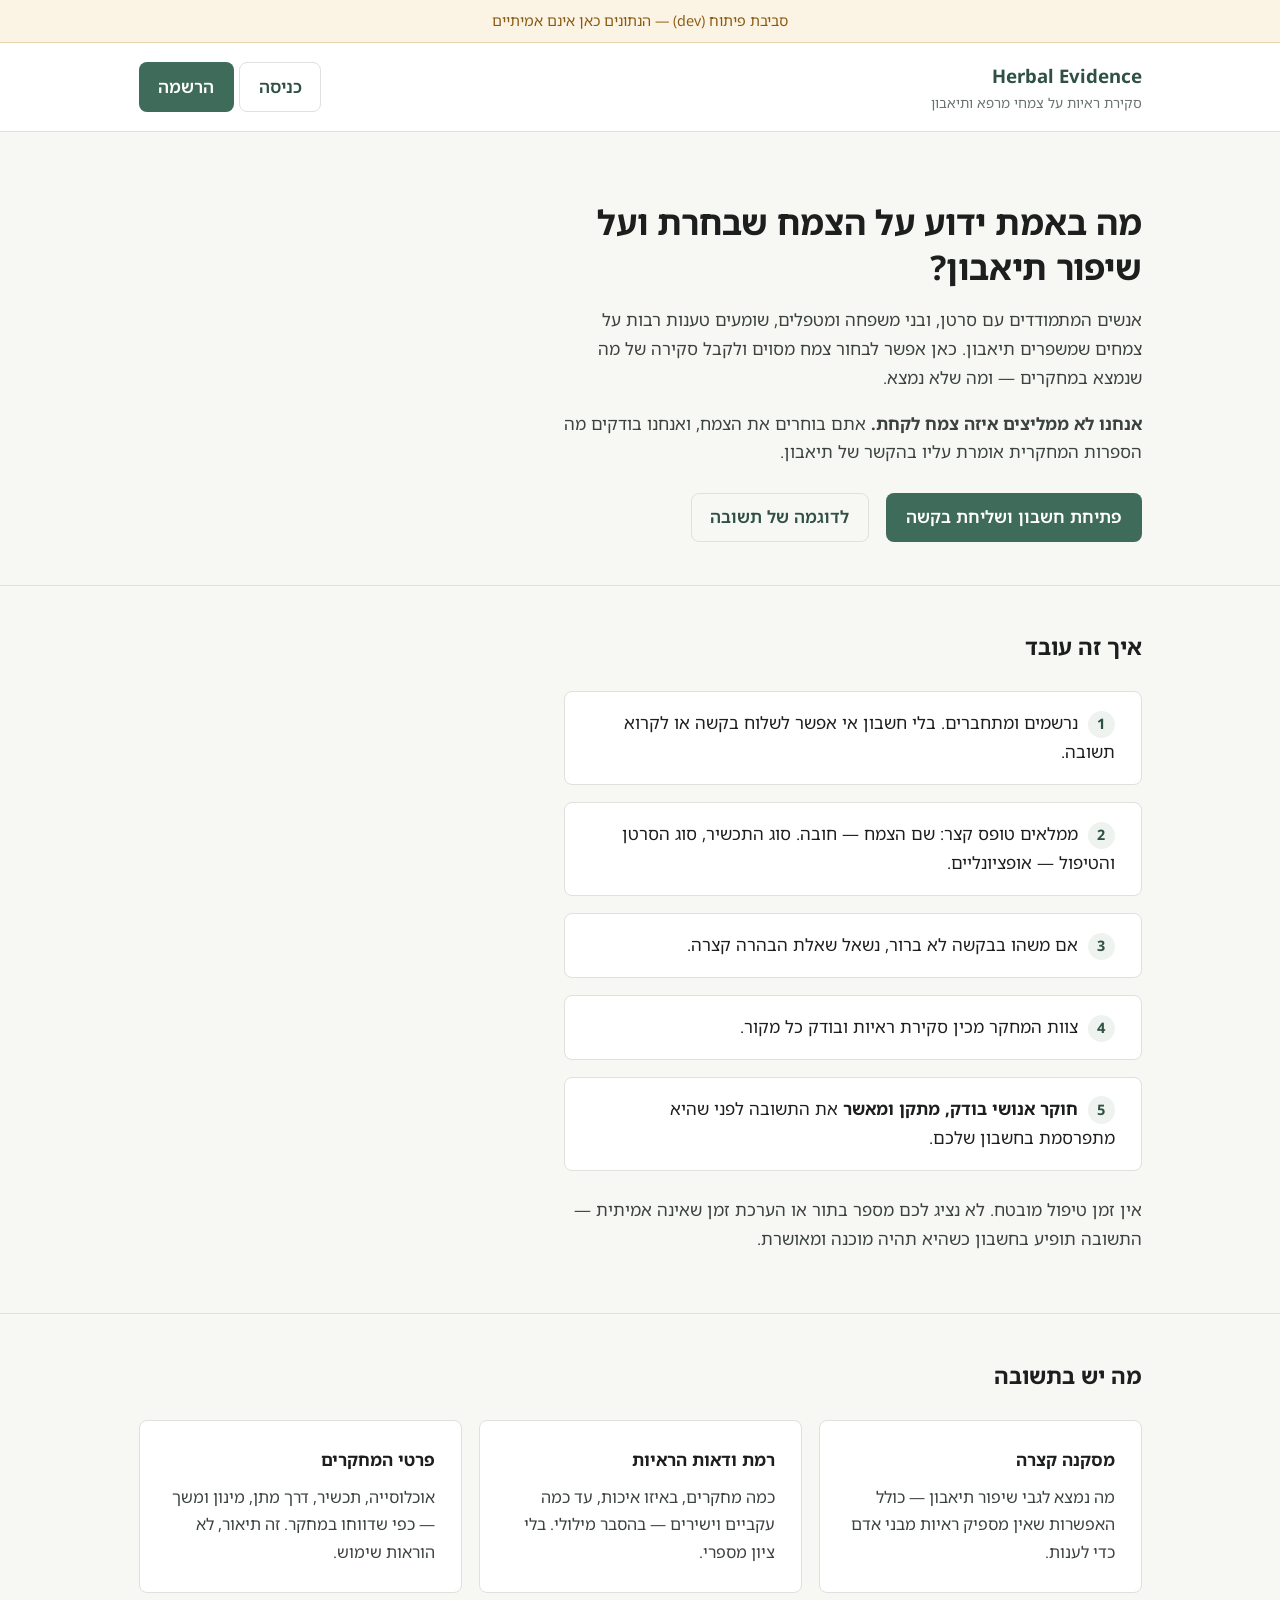
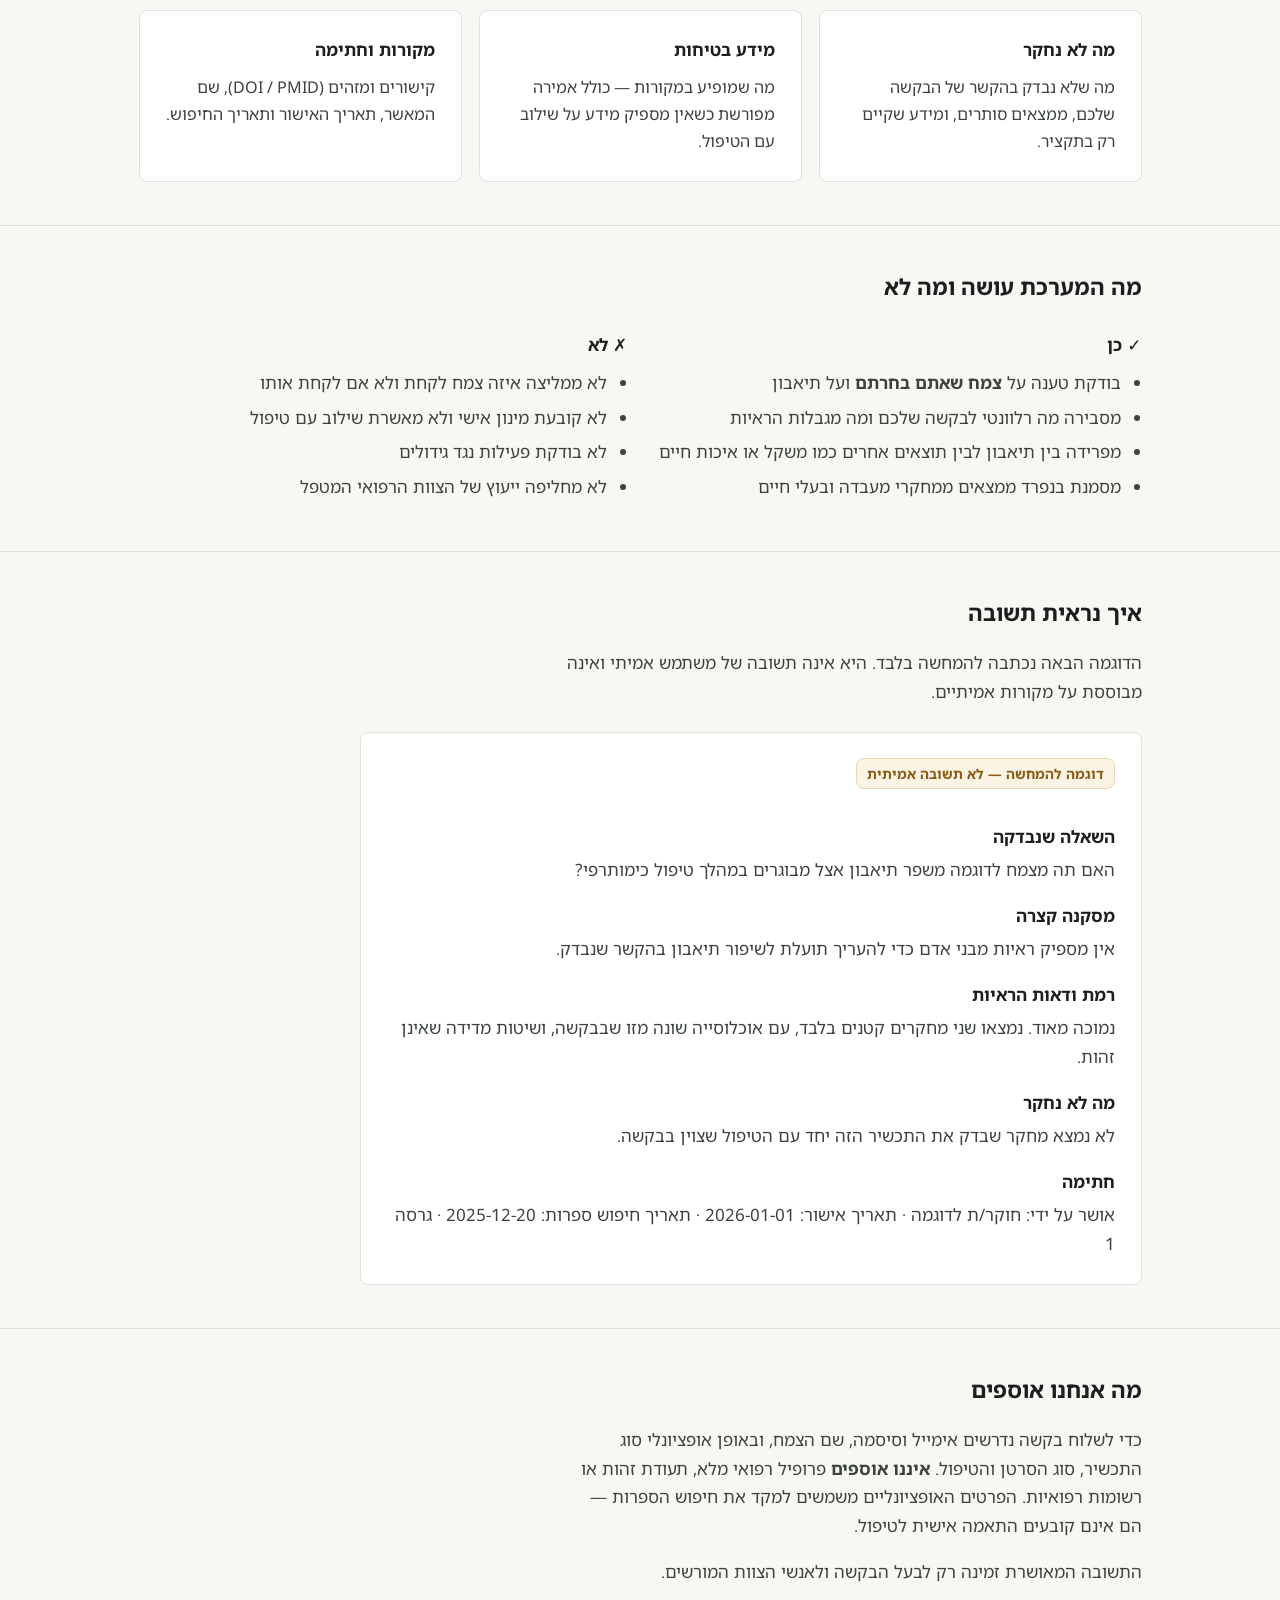
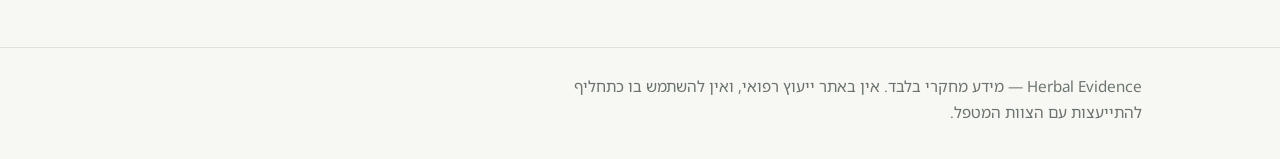
<file: frontend/index.html>
<!DOCTYPE html>
<html lang="he" dir="rtl">
<head>
  <meta charset="utf-8">
  <meta name="viewport" content="width=device-width, initial-scale=1">
  <title>Herbal Evidence — סקירת ראיות על צמחי מרפא ותיאבון</title>
  <meta name="description" content="בדיקת טענה על צמח מסוים ושיפור תיאבון, על בסיס ספרות מחקרית. כל תשובה נבדקת ומאושרת על ידי חוקר.">
  <link rel="preconnect" href="https://fonts.googleapis.com">
  <link rel="preconnect" href="https://fonts.gstatic.com" crossorigin>
  <link rel="stylesheet" href="https://fonts.googleapis.com/css2?family=Noto+Sans+Hebrew:wght@400;600;700&family=Noto+Sans:wght@400;600&display=swap">
  <link rel="stylesheet" href="styles.css?v=4">
</head>
<body>
  <div class="env-banner" id="env-banner" hidden>סביבת פיתוח (dev) — הנתונים כאן אינם אמיתיים</div>

  <header class="site-header">
    <div class="wrap">
      <div class="brand">Herbal Evidence<span>סקירת ראיות על צמחי מרפא ותיאבון</span></div>
      <nav>
        <a class="btn btn-quiet" href="auth.html">כניסה</a>
        <a class="btn btn-primary" href="auth.html">הרשמה</a>
      </nav>
    </div>
  </header>

  <main>
    <div class="hero wrap">
      <h1>מה באמת ידוע על הצמח שבחרת ועל שיפור תיאבון?</h1>
      <p>
        אנשים המתמודדים עם סרטן, ובני משפחה ומטפלים, שומעים טענות רבות על צמחים שמשפרים תיאבון.
        כאן אפשר לבחור צמח מסוים ולקבל סקירה של מה שנמצא במחקרים — ומה שלא נמצא.
      </p>
      <p>
        <strong>אנחנו לא ממליצים איזה צמח לקחת.</strong> אתם בוחרים את הצמח, ואנחנו בודקים מה
        הספרות המחקרית אומרת עליו בהקשר של תיאבון.
      </p>
      <div class="actions">
        <a class="btn btn-primary" href="auth.html">פתיחת חשבון ושליחת בקשה</a>
        <a class="btn btn-quiet" href="#example">לדוגמה של תשובה</a>
      </div>
    </div>

    <section id="how">
      <div class="wrap">
        <h2>איך זה עובד</h2>
        <ol class="steps">
          <li>נרשמים ומתחברים. בלי חשבון אי אפשר לשלוח בקשה או לקרוא תשובה.</li>
          <li>ממלאים טופס קצר: שם הצמח — חובה. סוג התכשיר, סוג הסרטן והטיפול — אופציונליים.</li>
          <li>אם משהו בבקשה לא ברור, נשאל שאלת הבהרה קצרה.</li>
          <li>צוות המחקר מכין סקירת ראיות ובודק כל מקור.</li>
          <li><strong>חוקר אנושי בודק, מתקן ומאשר</strong> את התשובה לפני שהיא מתפרסמת בחשבון שלכם.</li>
        </ol>
        <p style="margin-top:1.5rem">
          אין זמן טיפול מובטח. לא נציג לכם מספר בתור או הערכת זמן שאינה אמיתית — התשובה תופיע
          בחשבון כשהיא תהיה מוכנה ומאושרת.
        </p>
      </div>
    </section>

    <section id="what">
      <div class="wrap">
        <h2>מה יש בתשובה</h2>
        <div class="cards">
          <div class="card">
            <h3>מסקנה קצרה</h3>
            <p>מה נמצא לגבי שיפור תיאבון — כולל האפשרות שאין מספיק ראיות מבני אדם כדי לענות.</p>
          </div>
          <div class="card">
            <h3>רמת ודאות הראיות</h3>
            <p>כמה מחקרים, באיזו איכות, עד כמה עקביים וישירים — בהסבר מילולי. בלי ציון מספרי.</p>
          </div>
          <div class="card">
            <h3>פרטי המחקרים</h3>
            <p>אוכלוסייה, תכשיר, דרך מתן, מינון ומשך — כפי שדווחו במחקר. זה תיאור, לא הוראות שימוש.</p>
          </div>
          <div class="card">
            <h3>מה לא נחקר</h3>
            <p>מה שלא נבדק בהקשר של הבקשה שלכם, ממצאים סותרים, ומידע שקיים רק בתקציר.</p>
          </div>
          <div class="card">
            <h3>מידע בטיחות</h3>
            <p>מה שמופיע במקורות — כולל אמירה מפורשת כשאין מספיק מידע על שילוב עם הטיפול.</p>
          </div>
          <div class="card">
            <h3>מקורות וחתימה</h3>
            <p>קישורים ומזהים <span class="ltr">(DOI / PMID)</span>, שם המאשר, תאריך האישור ותאריך החיפוש.</p>
          </div>
        </div>
      </div>
    </section>

    <section id="scope">
      <div class="wrap">
        <h2>מה המערכת עושה ומה לא</h2>
        <div class="scope">
          <div>
            <h3>✓ כן</h3>
            <ul>
              <li>בודקת טענה על <strong>צמח שאתם בחרתם</strong> ועל תיאבון</li>
              <li>מסבירה מה רלוונטי לבקשה שלכם ומה מגבלות הראיות</li>
              <li>מפרידה בין תיאבון לבין תוצאים אחרים כמו משקל או איכות חיים</li>
              <li>מסמנת בנפרד ממצאים ממחקרי מעבדה ובעלי חיים</li>
            </ul>
          </div>
          <div>
            <h3>✗ לא</h3>
            <ul>
              <li>לא ממליצה איזה צמח לקחת ולא אם לקחת אותו</li>
              <li>לא קובעת מינון אישי ולא מאשרת שילוב עם טיפול</li>
              <li>לא בודקת פעילות נגד גידולים</li>
              <li>לא מחליפה ייעוץ של הצוות הרפואי המטפל</li>
            </ul>
          </div>
        </div>
      </div>
    </section>

    <section id="example">
      <div class="wrap">
        <h2>איך נראית תשובה</h2>
        <p>הדוגמה הבאה נכתבה להמחשה בלבד. היא אינה תשובה של משתמש אמיתי ואינה מבוססת על מקורות אמיתיים.</p>
        <article class="example">
          <span class="example-tag">דוגמה להמחשה — לא תשובה אמיתית</span>
          <dl>
            <dt>השאלה שנבדקה</dt>
            <dd>האם תה מצמח לדוגמה משפר תיאבון אצל מבוגרים במהלך טיפול כימותרפי?</dd>

            <dt>מסקנה קצרה</dt>
            <dd>אין מספיק ראיות מבני אדם כדי להעריך תועלת לשיפור תיאבון בהקשר שנבדק.</dd>

            <dt>רמת ודאות הראיות</dt>
            <dd>נמוכה מאוד. נמצאו שני מחקרים קטנים בלבד, עם אוכלוסייה שונה מזו שבבקשה, ושיטות מדידה שאינן זהות.</dd>

            <dt>מה לא נחקר</dt>
            <dd>לא נמצא מחקר שבדק את התכשיר הזה יחד עם הטיפול שצוין בבקשה.</dd>

            <dt>חתימה</dt>
            <dd>אושר על ידי: חוקר/ת לדוגמה · תאריך אישור: 2026-01-01 · תאריך חיפוש ספרות: 2025-12-20 · גרסה 1</dd>
          </dl>
        </article>
      </div>
    </section>

    <section id="privacy">
      <div class="wrap">
        <h2>מה אנחנו אוספים</h2>
        <p>
          כדי לשלוח בקשה נדרשים אימייל וסיסמה, שם הצמח, ובאופן אופציונלי סוג התכשיר, סוג הסרטן
          והטיפול. <strong>איננו אוספים</strong> פרופיל רפואי מלא, תעודת זהות או רשומות רפואיות.
          הפרטים האופציונליים משמשים למקד את חיפוש הספרות — הם אינם קובעים התאמה אישית לטיפול.
        </p>
        <p>התשובה המאושרת זמינה רק לבעל הבקשה ולאנשי הצוות המורשים.</p>
      </div>
    </section>
  </main>

  <footer class="site-footer">
    <div class="wrap">
      <p>Herbal Evidence — מידע מחקרי בלבד. אין באתר ייעוץ רפואי, ואין להשתמש בו כתחליף להתייעצות עם הצוות המטפל.</p>
      <p id="build-line"></p>
    </div>
  </footer>

  <script src="config.js"></script>
  <script src="app.js?v=4"></script>
</body>
</html>
</file>
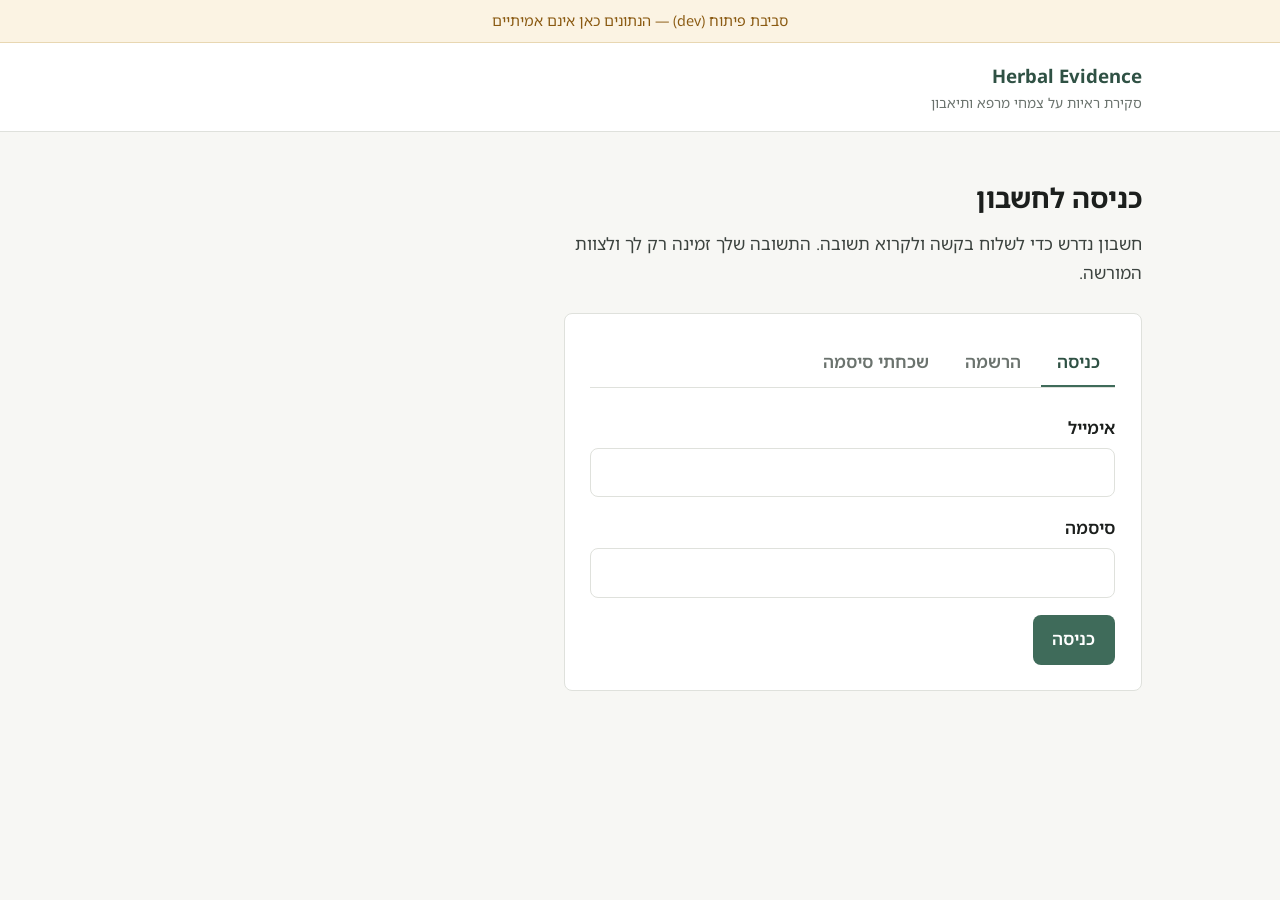
<file: frontend/auth.html>
<!DOCTYPE html>
<html lang="he" dir="rtl">
<head>
  <meta charset="utf-8">
  <meta name="viewport" content="width=device-width, initial-scale=1">
  <title>כניסה והרשמה — Herbal Evidence</title>
  <link rel="stylesheet" href="https://fonts.googleapis.com/css2?family=Noto+Sans+Hebrew:wght@400;600;700&family=Noto+Sans:wght@400;600&display=swap">
  <link rel="stylesheet" href="styles.css?v=4">
</head>
<body>
  <div class="env-banner" id="env-banner" hidden>סביבת פיתוח (dev) — הנתונים כאן אינם אמיתיים</div>

  <header class="site-header">
    <div class="wrap">
      <div class="brand"><a href="index.html" style="color:inherit;text-decoration:none">Herbal Evidence</a><span>סקירת ראיות על צמחי מרפא ותיאבון</span></div>
    </div>
  </header>

  <main class="page wrap">
    <h1>כניסה לחשבון</h1>
    <p class="lede">חשבון נדרש כדי לשלוח בקשה ולקרוא תשובה. התשובה שלך זמינה רק לך ולצוות המורשה.</p>

    <div class="panel">
      <div class="tabs" role="tablist">
        <button role="tab" id="tab-login" aria-selected="true" aria-controls="panel-login">כניסה</button>
        <button role="tab" id="tab-register" aria-selected="false" aria-controls="panel-register">הרשמה</button>
        <button role="tab" id="tab-reset" aria-selected="false" aria-controls="panel-reset">שכחתי סיסמה</button>
      </div>

      <p class="form-error" id="error" hidden></p>
      <p class="form-note" id="note" hidden></p>

      <form id="panel-login" role="tabpanel" aria-labelledby="tab-login">
        <div class="field">
          <label for="login-email">אימייל</label>
          <input type="email" id="login-email" autocomplete="email" required>
        </div>
        <div class="field">
          <label for="login-password">סיסמה</label>
          <input type="password" id="login-password" autocomplete="current-password" required>
        </div>
        <button class="btn btn-primary" type="submit">כניסה</button>
      </form>

      <form id="panel-register" role="tabpanel" aria-labelledby="tab-register" hidden>
        <div class="field">
          <label for="reg-email">אימייל</label>
          <span class="hint">נשלח אליו מייל אימות. בלי אישור המייל אי אפשר להיכנס.</span>
          <input type="email" id="reg-email" autocomplete="email" required>
        </div>
        <div class="field">
          <label for="reg-password">סיסמה</label>
          <span class="hint">לפחות 8 תווים.</span>
          <input type="password" id="reg-password" autocomplete="new-password" minlength="8" required>
        </div>
        <p class="form-note">
          אנחנו אוספים אימייל, שם הצמח, ובאופן אופציונלי סוג התכשיר, סוג הסרטן והטיפול.
          <strong>איננו אוספים</strong> פרופיל רפואי מלא, תעודת זהות או רשומות רפואיות.
        </p>
        <button class="btn btn-primary" type="submit">יצירת חשבון</button>
      </form>

      <form id="panel-reset" role="tabpanel" aria-labelledby="tab-reset" hidden>
        <div class="field">
          <label for="reset-email">אימייל</label>
          <span class="hint">נשלח קישור לאיפוס סיסמה.</span>
          <input type="email" id="reset-email" autocomplete="email" required>
        </div>
        <button class="btn btn-primary" type="submit">שליחת קישור איפוס</button>
      </form>

      <!-- Shown only after a recovery link brings back a session. -->
      <form id="panel-newpassword" hidden>
        <div class="field">
          <label for="new-password">סיסמה חדשה</label>
          <span class="hint">לפחות 8 תווים.</span>
          <input type="password" id="new-password" autocomplete="new-password" minlength="8" required>
        </div>
        <button class="btn btn-primary" type="submit">שמירת הסיסמה</button>
      </form>

      <!-- Shown only when a link came back expired or already used. -->
      <form id="panel-resend" hidden>
        <div class="field">
          <label for="resend-email">אימייל</label>
          <span class="hint">נשלח קישור אימות חדש לאותה כתובת.</span>
          <input type="email" id="resend-email" autocomplete="email" required>
        </div>
        <button class="btn btn-primary" type="submit">שליחת קישור חדש</button>
      </form>

      <p id="confirmed-continue" hidden>
        <a class="btn btn-primary" href="dashboard.html">המשך לבקשות שלי</a>
      </p>
    </div>
  </main>

  <script src="config.js"></script>
  <script src="core.js?v=4"></script>
  <script>
    (function () {
      "use strict";
      HE.markDevEnvironment();

      var errorBox = document.getElementById("error");
      var noteBox = document.getElementById("note");
      var params = new URLSearchParams(location.search);

      function note(message) {
        noteBox.textContent = message;
        noteBox.hidden = false;
      }

      var tabs = ["login", "register", "reset"];
      tabs.forEach(function (name) {
        document.getElementById("tab-" + name).addEventListener("click", function () {
          HE.clearError(errorBox);
          tabs.forEach(function (other) {
            var selected = other === name;
            document.getElementById("tab-" + other).setAttribute("aria-selected", String(selected));
            document.getElementById("panel-" + other).hidden = !selected;
          });
        });
      });

      /* An emailed link lands here carrying its outcome in the URL fragment.
       * Reading it is the only way to tell a confirmed account from an expired
       * link - both otherwise render an ordinary login form, which is what
       * someone who followed a two-day-old link would see and misread as
       * success.
       */
      function takeOverPanel(name) {
        document.querySelector(".tabs").hidden = true;
        tabs.concat(["newpassword", "resend"]).forEach(function (other) {
          var panel = document.getElementById("panel-" + other);
          if (panel) panel.hidden = other !== name;
        });
      }

      var link = HE.auth.readLinkResult();
      if (link && link.kind === "session" && link.type === "recovery") {
        note("אפשר לקבוע עכשיו סיסמה חדשה.");
        takeOverPanel("newpassword");
      } else if (link && link.kind === "session") {
        note("האימייל אומת. נכנסת לחשבון.");
        takeOverPanel(null);
        document.getElementById("confirmed-continue").hidden = false;
      } else if (link && link.kind === "error") {
        HE.showError(errorBox, link.code === "otp_expired"
          ? "הקישור פג תוקף. אפשר לשלוח קישור חדש."
          : "הקישור אינו תקין או שכבר נוצל. אפשר לשלוח קישור חדש.");
        if (link.type !== "recovery") {
          takeOverPanel("resend");
        }
      }

      function next() {
        var target = params.get("next");
        // Only same-origin relative paths; never a URL from the query string.
        return target && /^\/[A-Za-z0-9._-]*$/.test(target) ? target : "dashboard.html";
      }

      document.getElementById("panel-login").addEventListener("submit", function (event) {
        event.preventDefault();
        HE.clearError(errorBox);
        HE.auth.signIn(
          document.getElementById("login-email").value.trim(),
          document.getElementById("login-password").value
        ).then(function () {
          location.href = next();
        }).catch(function (err) {
          HE.showError(errorBox, err.code === "email_not_confirmed"
            ? "צריך לאשר קודם את מייל האימות."
            : "אימייל או סיסמה שגויים.");
        });
      });

      document.getElementById("panel-register").addEventListener("submit", function (event) {
        event.preventDefault();
        HE.clearError(errorBox);
        HE.auth.signUp(
          document.getElementById("reg-email").value.trim(),
          document.getElementById("reg-password").value
        ).then(function () {
          note("נשלח אליך מייל אימות. אחרי האישור אפשר להיכנס.");
        }).catch(function (err) {
          HE.showError(errorBox, err.message || "ההרשמה נכשלה.");
        });
      });

      document.getElementById("panel-reset").addEventListener("submit", function (event) {
        event.preventDefault();
        HE.clearError(errorBox);
        HE.auth.resetPassword(document.getElementById("reset-email").value.trim())
          .then(function () {
            // Deliberately the same message whether or not the address exists.
            note("אם קיים חשבון עם הכתובת הזו, נשלח אליו קישור לאיפוס.");
          })
          .catch(function () {
            note("אם קיים חשבון עם הכתובת הזו, נשלח אליו קישור לאיפוס.");
          });
      });

      document.getElementById("panel-newpassword").addEventListener("submit", function (event) {
        event.preventDefault();
        HE.clearError(errorBox);
        HE.auth.setPassword(document.getElementById("new-password").value)
          .then(function () {
            location.href = "dashboard.html";
          })
          .catch(function (err) {
            HE.showError(errorBox, err.message || "שמירת הסיסמה נכשלה.");
          });
      });

      document.getElementById("panel-resend").addEventListener("submit", function (event) {
        event.preventDefault();
        HE.clearError(errorBox);
        // Same message either way, so this cannot be used to discover which
        // addresses are registered.
        var done = function () {
          note("אם קיים חשבון שממתין לאימות, נשלח אליו קישור חדש.");
        };
        HE.auth.resendConfirmation(document.getElementById("resend-email").value.trim())
          .then(done).catch(done);
      });
    })();
  </script>
</body>
</html>
</file>
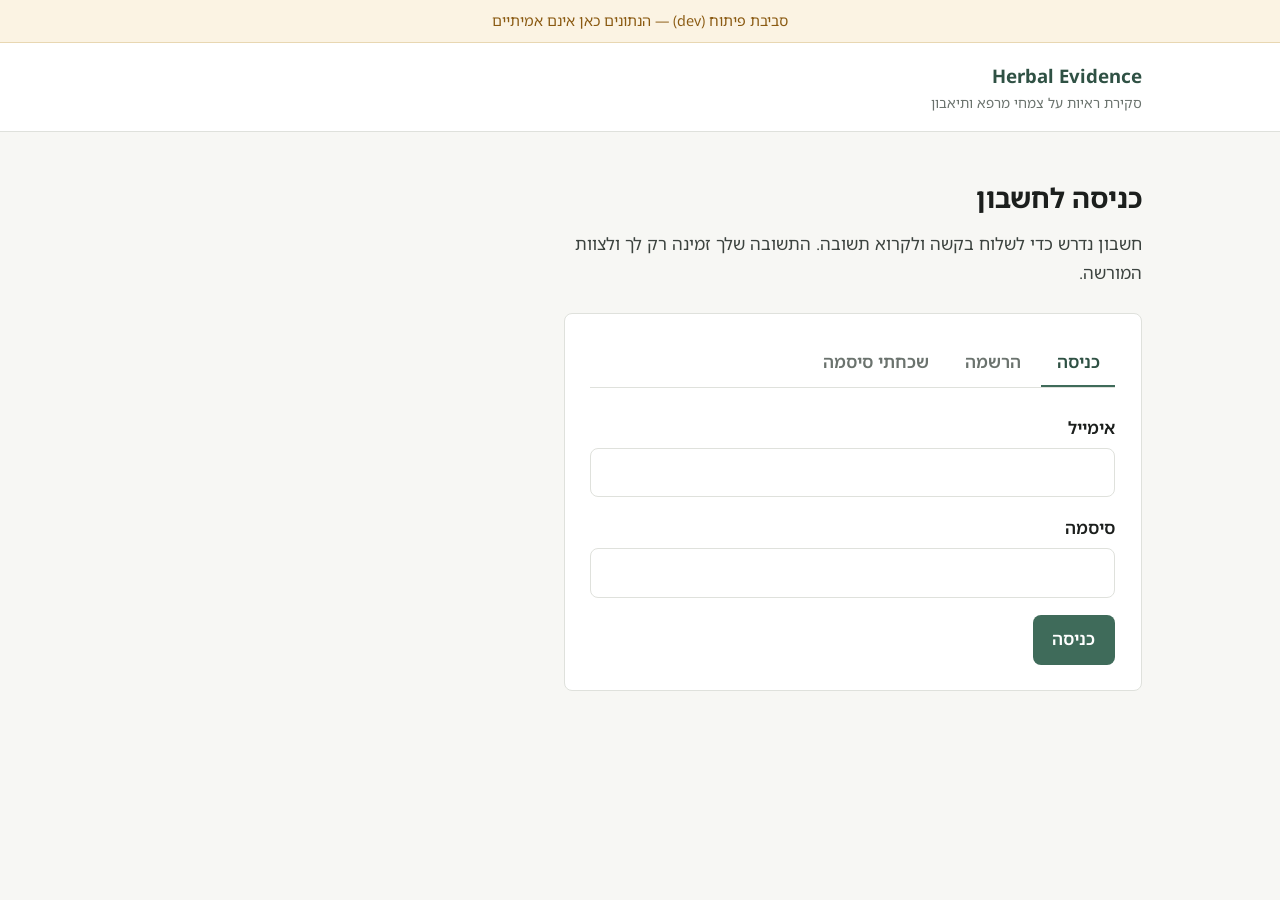
<file: frontend/dashboard.html>
<!DOCTYPE html>
<html lang="he" dir="rtl">
<head>
  <meta charset="utf-8">
  <meta name="viewport" content="width=device-width, initial-scale=1">
  <title>הבקשות שלי — Herbal Evidence</title>
  <link rel="stylesheet" href="https://fonts.googleapis.com/css2?family=Noto+Sans+Hebrew:wght@400;600;700&family=Noto+Sans:wght@400;600&display=swap">
  <link rel="stylesheet" href="styles.css?v=4">
</head>
<body>
  <div class="env-banner" id="env-banner" hidden>סביבת פיתוח (dev) — הנתונים כאן אינם אמיתיים</div>

  <header class="site-header">
    <div class="wrap">
      <div class="brand"><a href="index.html" style="color:inherit;text-decoration:none">Herbal Evidence</a><span>סקירת ראיות על צמחי מרפא ותיאבון</span></div>
      <nav>
        <a class="btn btn-primary" href="new-request.html">בקשה חדשה</a>
        <button class="btn btn-quiet" type="button" id="signout">יציאה</button>
      </nav>
    </div>
  </header>

  <main class="page wrap">
    <h1>הבקשות שלי</h1>
    <p class="lede">כל בקשה נבדקת ומאושרת על ידי חוקר לפני שהתשובה מופיעה כאן.</p>

    <p class="form-error" id="error" hidden></p>
    <div class="loading" id="loading">טוען…</div>
    <ul class="requests" id="list" hidden></ul>
    <div class="empty" id="empty" hidden>
      עדיין לא שלחת בקשות.
      <div style="margin-top:1rem"><a class="btn btn-primary" href="new-request.html">שליחת בקשה ראשונה</a></div>
    </div>
  </main>

  <script src="config.js"></script>
  <script src="core.js?v=4"></script>
  <script>
    (function () {
      "use strict";
      HE.markDevEnvironment();
      if (!HE.auth.requireSession()) return;

      document.getElementById("signout").addEventListener("click", HE.auth.signOut);

      var loading = document.getElementById("loading");
      var list = document.getElementById("list");
      var empty = document.getElementById("empty");
      var errorBox = document.getElementById("error");

      HE.api.listRequests().then(function (page) {
        loading.hidden = true;
        if (!page.items.length) {
          empty.hidden = false;
          return;
        }
        page.items.forEach(function (item) {
          var li = document.createElement("li");
          var link = document.createElement("a");
          link.href = "request.html?id=" + encodeURIComponent(item.id);

          var left = document.createElement("div");
          var title = document.createElement("div");
          title.innerHTML = '<span class="num">בקשה ' + item.id + "</span> · ";
          title.append(item.herb_input);
          var meta = document.createElement("div");
          meta.className = "meta";
          meta.textContent = "נשלחה " + HE.formatDate(item.created_at);
          left.append(title, meta);

          var status = document.createElement("span");
          status.className = "status";
          status.dataset.status = item.status;
          status.textContent = HE.STATUS_TEXT[item.status] || item.status;

          link.append(left, status);
          li.append(link);
          list.append(li);
        });
        list.hidden = false;
      }).catch(function (err) {
        loading.hidden = true;
        HE.showError(errorBox, err.message || "לא ניתן היה לטעון את הבקשות.");
      });
    })();
  </script>
</body>
</html>
</file>
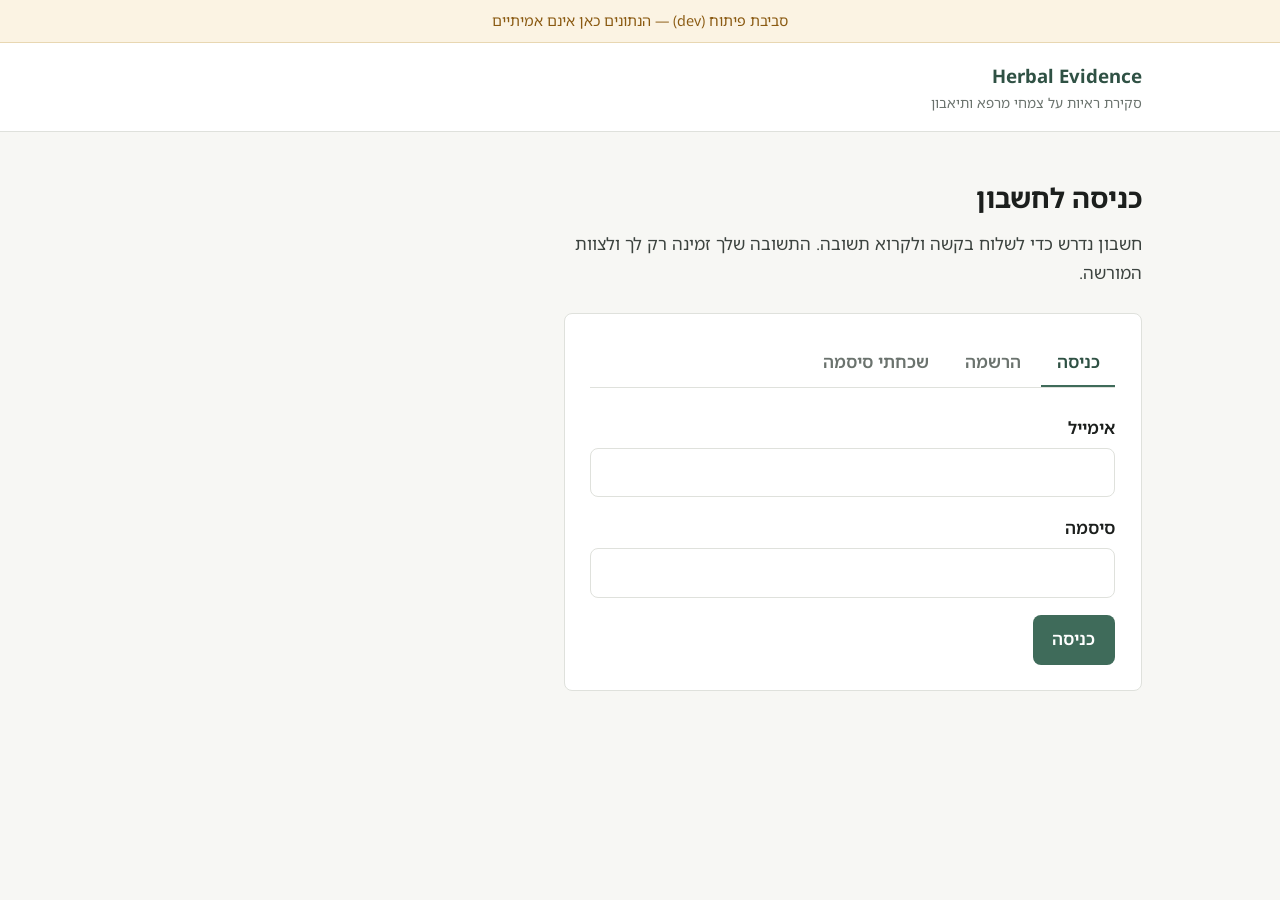
<file: frontend/new-request.html>
<!DOCTYPE html>
<html lang="he" dir="rtl">
<head>
  <meta charset="utf-8">
  <meta name="viewport" content="width=device-width, initial-scale=1">
  <title>בקשה חדשה — Herbal Evidence</title>
  <link rel="stylesheet" href="https://fonts.googleapis.com/css2?family=Noto+Sans+Hebrew:wght@400;600;700&family=Noto+Sans:wght@400;600&display=swap">
  <link rel="stylesheet" href="styles.css?v=4">
</head>
<body>
  <div class="env-banner" id="env-banner" hidden>סביבת פיתוח (dev) — הנתונים כאן אינם אמיתיים</div>

  <header class="site-header">
    <div class="wrap">
      <div class="brand"><a href="index.html" style="color:inherit;text-decoration:none">Herbal Evidence</a><span>סקירת ראיות על צמחי מרפא ותיאבון</span></div>
      <nav><a class="btn btn-quiet" href="dashboard.html">הבקשות שלי</a></nav>
    </div>
  </header>

  <main class="page wrap">
    <h1>בקשה חדשה</h1>
    <p class="lede">בחר/י צמח אחד. אנחנו נבדוק מה הספרות המחקרית אומרת עליו בהקשר של תיאבון.</p>

    <form class="panel" id="form" novalidate>
      <p class="form-error" id="error" hidden></p>

      <div class="field">
        <label for="herb">שם הצמח</label>
        <span class="hint">שם נפוץ, שם מדעי או כינוי — בעברית או באנגלית.</span>
        <input type="text" id="herb" autocomplete="off" required aria-describedby="identify-status">
        <p id="identify-status" class="hint" role="status" aria-live="polite"></p>
        <ul class="candidates" id="candidates" hidden></ul>
      </div>

      <p class="form-note">
        הפרטים הבאים ממקדים את חיפוש הספרות. <strong>הם אינם קובעים התאמה אישית לטיפול.</strong>
      </p>

      <div class="field">
        <label for="preparation">סוג התכשיר <span class="optional">(אופציונלי)</span></label>
        <input type="text" id="preparation" autocomplete="off" placeholder="לדוגמה: תה, כמוסות, תמצית">
        <label class="checkline"><input type="checkbox" id="preparation-unknown"> אני לא יודע/ת</label>
      </div>

      <div class="field">
        <label for="cancer">סוג הסרטן <span class="optional">(אופציונלי)</span></label>
        <input type="text" id="cancer" autocomplete="off">
        <label class="checkline"><input type="checkbox" id="cancer-unknown"> אני לא יודע/ת</label>
      </div>

      <div class="field">
        <label for="treatment">טיפול <span class="optional">(אופציונלי)</span></label>
        <input type="text" id="treatment" autocomplete="off">
        <label class="checkline"><input type="checkbox" id="treatment-unknown"> אני לא יודע/ת</label>
      </div>

      <div class="field">
        <label for="question">שאלה קצרה <span class="optional">(אופציונלי)</span></label>
        <textarea id="question" maxlength="1000"></textarea>
        <div class="counter"><span id="counter">0</span> / 1000</div>
      </div>

      <div class="form-note">
        מה המערכת <strong>לא</strong> עושה: לא ממליצה איזה צמח לקחת · לא קובעת מינון אישי ·
        לא מאשרת שילוב עם טיפול.
      </div>

      <div style="display:flex;gap:1rem;align-items:center;flex-wrap:wrap;margin-top:1.5rem">
        <button class="btn btn-primary" type="submit" id="submit">שליחת הבקשה</button>
        <a class="btn btn-quiet" href="dashboard.html">ביטול</a>
      </div>
      <p class="hint" style="margin-top:.8rem">אין זמן טיפול מובטח.</p>
    </form>
  </main>

  <script src="config.js"></script>
  <script src="core.js?v=4"></script>
  <script>
    (function () {
      "use strict";
      HE.markDevEnvironment();
      if (!HE.auth.requireSession()) return;

      var herb = document.getElementById("herb");
      var statusLine = document.getElementById("identify-status");
      var candidateList = document.getElementById("candidates");
      var errorBox = document.getElementById("error");
      var chosenPlantId = null;
      var timer = null;

      document.getElementById("question").addEventListener("input", function (event) {
        document.getElementById("counter").textContent = String(event.target.value.length);
      });

      /* Unknown checkboxes and free text are mutually exclusive. */
      ["preparation", "cancer", "treatment"].forEach(function (name) {
        var box = document.getElementById(name + "-unknown");
        var input = document.getElementById(name);
        box.addEventListener("change", function () {
          input.disabled = box.checked;
          if (box.checked) input.value = "";
        });
      });

      function renderCandidates(result) {
        candidateList.textContent = "";
        chosenPlantId = null;

        if (result.outcome === "not_found") {
          statusLine.textContent = "הצמח לא נמצא במאגר. אפשר לשלוח בכל זאת — הבקשה תועבר לבדיקה אנושית.";
          candidateList.hidden = true;
          return;
        }

        if (result.outcome === "resolved") {
          var only = result.candidates[0];
          statusLine.textContent = "זוהה: ";
          statusLine.append(HE.ltr(only.scientific_name));
          candidateList.hidden = true;
          chosenPlantId = only.plant_id;
          return;
        }

        // Ambiguous: the user chooses. Nothing is picked automatically.
        statusLine.textContent = "נמצאו כמה אפשרויות. בחר/י את הצמח המדויק:";
        result.candidates.forEach(function (candidate, index) {
          var li = document.createElement("li");
          var label = document.createElement("label");
          var radio = document.createElement("input");
          radio.type = "radio";
          radio.name = "plant";
          radio.value = candidate.plant_id;
          radio.id = "plant-" + candidate.plant_id;

          var text = document.createElement("span");
          text.append(candidate.matched_alias, " ");
          var sci = HE.ltr(candidate.scientific_name);
          sci.classList.add("sci");
          text.append(sci);

          var aka = document.createElement("span");
          aka.className = "aka";
          aka.textContent = "ידוע גם כ: " + candidate.aliases.join(" · ");
          text.append(aka);

          radio.addEventListener("change", function () {
            chosenPlantId = candidate.plant_id;
            Array.prototype.forEach.call(candidateList.children, function (node, i) {
              node.classList.toggle("selected", i === index);
            });
          });

          label.append(radio, text);
          li.append(label);
          candidateList.append(li);
        });
        candidateList.hidden = false;
      }

      herb.addEventListener("input", function () {
        clearTimeout(timer);
        var value = herb.value.trim();
        candidateList.hidden = true;
        chosenPlantId = null;
        if (value.length < 2) {
          statusLine.textContent = "";
          return;
        }
        statusLine.textContent = "מחפש…";
        timer = setTimeout(function () {
          HE.api.identify(value).then(renderCandidates).catch(function () {
            statusLine.textContent = "לא ניתן היה לבדוק את שם הצמח כרגע. אפשר לשלוח בכל זאת.";
          });
        }, 300);
      });

      document.getElementById("form").addEventListener("submit", function (event) {
        event.preventDefault();
        HE.clearError(errorBox);

        if (!herb.value.trim()) {
          HE.showError(errorBox, "שם הצמח הוא שדה חובה.");
          herb.focus();
          return;
        }

        var button = document.getElementById("submit");
        button.disabled = true;
        button.textContent = "שולח…";

        function textOrNull(id) {
          var value = document.getElementById(id).value.trim();
          return value || null;
        }

        HE.api.createRequest({
          herb_input: herb.value.trim(),
          preparation_input: textOrNull("preparation"),
          cancer_type_input: textOrNull("cancer"),
          treatment_input: textOrNull("treatment"),
          question_input: textOrNull("question"),
          preparation_unknown: document.getElementById("preparation-unknown").checked,
          cancer_type_unknown: document.getElementById("cancer-unknown").checked,
          treatment_unknown: document.getElementById("treatment-unknown").checked,
          chosen_plant_id: chosenPlantId
        }).then(function (created) {
          location.href = "request.html?id=" + encodeURIComponent(created.id) + "&new=1";
        }).catch(function (err) {
          button.disabled = false;
          button.textContent = "שליחת הבקשה";
          HE.showError(errorBox, err.message || "לא ניתן היה לשלוח את הבקשה.");
        });
      });
    })();
  </script>
</body>
</html>
</file>
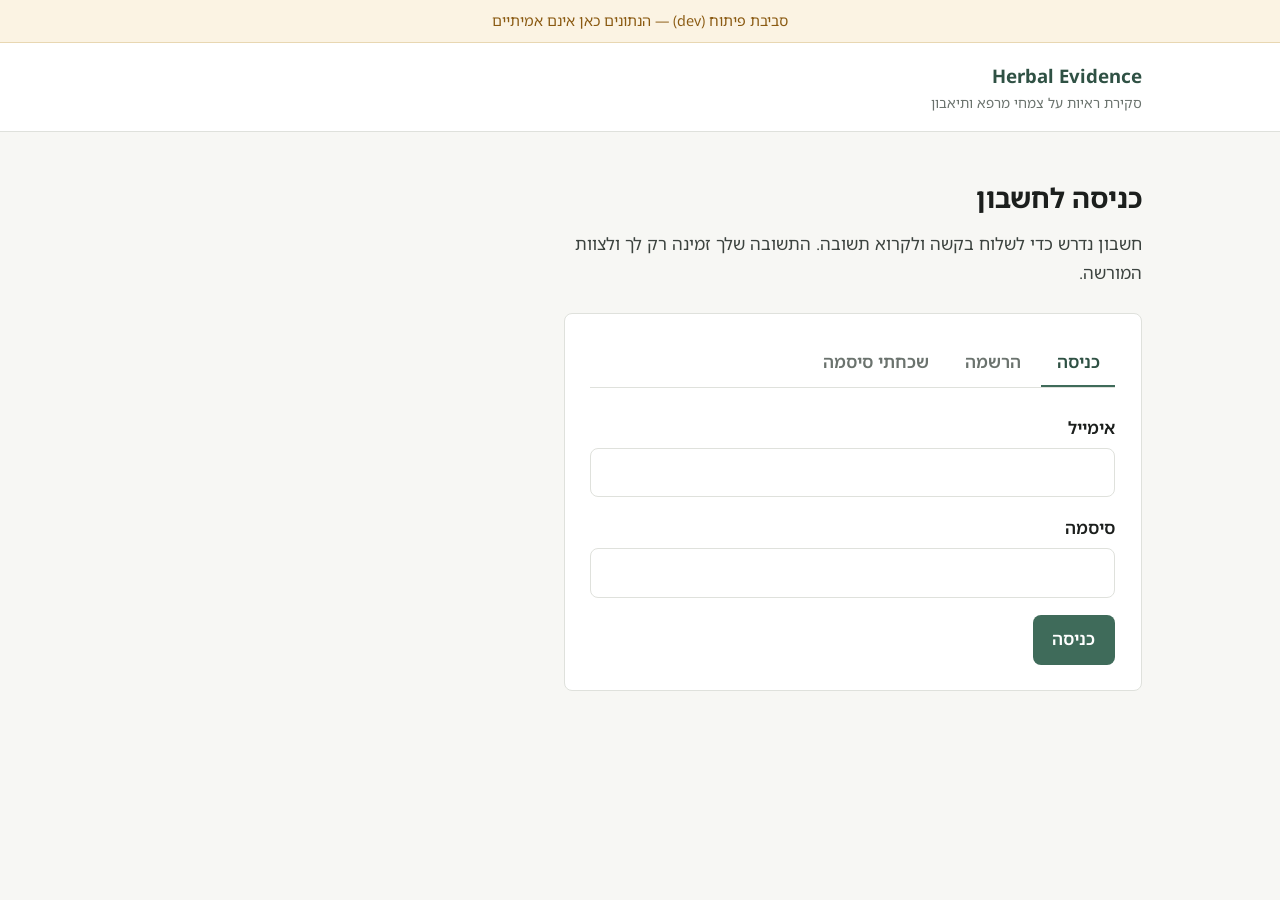
<file: frontend/pilot.html>
<!DOCTYPE html>
<html lang="he" dir="rtl">
<head>
  <meta charset="utf-8">
  <meta name="viewport" content="width=device-width, initial-scale=1">
  <title>שאלון הבנה — Herbal Evidence</title>
  <link rel="stylesheet" href="https://fonts.googleapis.com/css2?family=Noto+Sans+Hebrew:wght@400;600;700&family=Noto+Sans:wght@400;600&display=swap">
  <link rel="stylesheet" href="styles.css?v=4">
  <style>
    .steps-bar { display: flex; gap: .5rem; margin-bottom: 1.5rem; }
    .steps-bar span {
      flex: 1; text-align: center; padding: .4rem; border-radius: var(--radius);
      border: 1px solid var(--line); font-size: .85rem; color: var(--ink-500);
    }
    .steps-bar span[aria-current="step"] {
      border-color: var(--green-600); color: var(--green-700); font-weight: 600;
      background: var(--green-50);
    }
    fieldset { border: 1px solid var(--line); border-radius: var(--radius); padding: 1rem 1.2rem; margin-block: 1rem; }
    legend { font-weight: 600; padding-inline: .4rem; }
    fieldset .hint { display: block; margin-bottom: .6rem; }
    fieldset label { display: flex; gap: .5rem; align-items: baseline; margin-block: .45rem; cursor: pointer; }
    fieldset input { inline-size: auto; }
  </style>
</head>
<body>
  <div class="env-banner" id="env-banner" hidden>סביבת פיתוח (dev) — הנתונים כאן אינם אמיתיים</div>

  <header class="site-header">
    <div class="wrap">
      <div class="brand"><a href="dashboard.html" style="color:inherit;text-decoration:none">Herbal Evidence</a><span>שאלון הבנה</span></div>
      <nav><a class="btn btn-quiet" id="back" href="dashboard.html">חזרה</a></nav>
    </div>
  </header>

  <main class="page wrap">
    <p class="form-error" id="error" hidden></p>
    <div class="loading" id="loading">טוען…</div>

    <div id="content" hidden>
      <div class="steps-bar" id="steps">
        <span id="step-pre" aria-current="step">לפני הקריאה</span>
        <span id="step-read">קריאת התשובה</span>
        <span id="step-post">אחרי הקריאה</span>
      </div>

      <!-- step 1 -->
      <section id="phase-pre">
        <h1>כמה שאלות לפני שתקרא/י</h1>
        <p class="lede">
          אנחנו בודקים אם התשובות שלנו מובנות — לא אותך. אין תשובה "נכונה" שמשקפת עליך משהו,
          ואפשר לבחור "לא הצלחתי להבין" בכל שאלה. זה בדיוק סוג המידע שעוזר לנו.
        </p>
        <form class="panel wide" id="form-pre"></form>
      </section>

      <!-- step 2 -->
      <section id="phase-read" hidden>
        <h1>התשובה שלך</h1>
        <p class="lede">קרא/י בקצב שלך. אחר כך נשאל את אותן שאלות שוב.</p>
        <div id="response-body"></div>
        <button class="btn btn-primary" type="button" id="finished-reading" style="margin-top:1.5rem">
          סיימתי לקרוא
        </button>
      </section>

      <!-- step 3 -->
      <section id="phase-post" hidden>
        <h1>אותן שאלות, אחרי הקריאה</h1>
        <p class="lede">אותן ארבע שאלות. אפשר לשנות תשובה או להשאיר אותה.</p>
        <form class="panel wide" id="form-post"></form>
      </section>

      <!-- done -->
      <section id="phase-done" hidden>
        <h1>תודה</h1>
        <div class="panel wide">
          <p id="done-message"></p>
          <p class="hint">התשובות שלך נשמרו ומשמשות לשיפור האופן שבו אנחנו כותבים.</p>
          <a class="btn btn-primary" id="done-link" href="dashboard.html">חזרה לבקשות שלי</a>
        </div>
      </section>
    </div>
  </main>

  <script src="config.js"></script>
  <script src="core.js?v=4"></script>
  <script>
    (function () {
      "use strict";
      HE.markDevEnvironment();
      if (!HE.auth.requireSession()) return;

      var params = new URLSearchParams(location.search);
      var requestId = params.get("id");
      var errorBox = document.getElementById("error");
      var questions = [];
      var responseVersionId = null;

      if (!requestId || !/^\d+$/.test(requestId)) {
        document.getElementById("loading").hidden = true;
        HE.showError(errorBox, "מזהה בקשה לא תקין.");
        return;
      }
      document.getElementById("back").href = "request.html?id=" + encodeURIComponent(requestId);
      document.getElementById("done-link").href = "request.html?id=" + encodeURIComponent(requestId);

      function fail(err) {
        HE.showError(errorBox, (err && err.message) || "שגיאה.");
      }

      function renderQuestions(form, phase) {
        form.textContent = "";
        questions.forEach(function (question) {
          var fieldset = document.createElement("fieldset");
          var legend = document.createElement("legend");
          legend.textContent = question.text;
          fieldset.append(legend);

          if (question.help) {
            var help = document.createElement("span");
            help.className = "hint";
            help.textContent = question.help;
            fieldset.append(help);
          }

          question.options.forEach(function (option) {
            var label = document.createElement("label");
            var radio = document.createElement("input");
            radio.type = "radio";
            radio.name = phase + "-" + question.id;
            radio.value = option.id;
            radio.required = true;
            var text = document.createElement("span");
            text.textContent = option.text;
            label.append(radio, text);
            fieldset.append(label);
          });
          form.append(fieldset);
        });

        var submit = document.createElement("button");
        submit.className = "btn btn-primary";
        submit.type = "submit";
        submit.textContent = "שליחה";
        form.append(submit);
      }

      function collect(form, phase) {
        var answers = {};
        questions.forEach(function (question) {
          var picked = form.querySelector('input[name="' + phase + "-" + question.id + '"]:checked');
          if (picked) answers[question.id] = picked.value;
        });
        return answers;
      }

      function step(name) {
        ["pre", "read", "post", "done"].forEach(function (other) {
          var section = document.getElementById("phase-" + other);
          if (section) section.hidden = other !== name;
        });
        ["pre", "read", "post"].forEach(function (other) {
          var marker = document.getElementById("step-" + other);
          if (marker) marker.setAttribute("aria-current", other === name ? "step" : "false");
        });
        window.scrollTo(0, 0);
      }

      function card(heading, text, className) {
        var section = document.createElement("section");
        section.className = "response-card" + (className ? " " + className : "");
        if (heading) {
          var h3 = document.createElement("h3");
          h3.textContent = heading;
          section.append(h3);
        }
        var p = document.createElement("p");
        p.textContent = text;
        section.append(p);
        return section;
      }

      function renderResponse(response) {
        var container = document.getElementById("response-body");
        var body = response.body || {};
        container.textContent = "";

        if (body.question) container.append(card("השאלה שנבדקה", body.question));
        if (body.conclusion) container.append(card("מסקנה קצרה", body.conclusion, "lead"));

        if (body.certainty || body.certainty_explanation) {
          var certainty = document.createElement("section");
          certainty.className = "response-card";
          var h3 = document.createElement("h3");
          h3.textContent = "רמת ודאות הראיות";
          certainty.append(h3);
          if (body.certainty) {
            var level = document.createElement("p");
            level.style.fontWeight = "700";
            level.textContent = body.certainty;
            certainty.append(level);
          }
          if (body.certainty_explanation) {
            var explanation = document.createElement("p");
            explanation.textContent = body.certainty_explanation;
            certainty.append(explanation);
          }
          container.append(certainty);
        }

        if (body.appetite_results) container.append(card("תוצאות לגבי תיאבון", body.appetite_results));
        if (body.secondary_outcomes) container.append(card("תוצאים משניים", body.secondary_outcomes));
        if (body.safety) container.append(card("מידע בטיחות", body.safety));
        if (body.limitations) container.append(card("מגבלות", body.limitations));

        if (body.preclinical) {
          var preclinical = card(null, body.preclinical, "secondary");
          var caveat = document.createElement("p");
          caveat.className = "caveat";
          caveat.textContent = "מחקרי מעבדה ובעלי חיים — אינם עדות לתועלת בבני אדם";
          preclinical.prepend(caveat);
          container.append(preclinical);
        }
      }

      Promise.all([
        HE.api.pilot.questionnaire(),
        HE.api.getRequest(requestId)
      ]).then(function (results) {
        var sheet = results[0];
        var detail = results[1];

        if (!detail.has_response) {
          throw Object.assign(new Error("אין עדיין תשובה מאושרת לבקשה הזו."), { status: 404 });
        }
        questions = sheet.questions;

        return HE.api.getResponse(requestId).then(function (response) {
          responseVersionId = response.version_id || null;
          document.getElementById("loading").hidden = true;
          document.getElementById("content").hidden = false;

          renderQuestions(document.getElementById("form-pre"), "pre");
          renderQuestions(document.getElementById("form-post"), "post");
          renderResponse(response);
          window.__response = response;
        });
      }).catch(function (err) {
        document.getElementById("loading").hidden = true;
        fail(err);
      });

      function submitPhase(form, phase, next) {
        form.addEventListener("submit", function (event) {
          event.preventDefault();
          HE.clearError(errorBox);
          var answers = collect(form, phase);
          if (Object.keys(answers).length < questions.length) {
            HE.showError(errorBox, "יש לענות על כל השאלות.");
            return;
          }
          var button = form.querySelector('button[type="submit"]');
          button.disabled = true;

          HE.api.pilot.submit({
            response_version_id: (window.__response || {}).version_id || responseVersionId,
            phase: phase,
            answers: answers
          }).then(function (result) {
            next(result);
          }).catch(function (err) {
            button.disabled = false;
            if (err.code === "already_answered") {
              next({ message: "כבר ענית על השלב הזה." });
            } else {
              fail(err);
            }
          });
        });
      }

      submitPhase(document.getElementById("form-pre"), "pre", function () { step("read"); });
      submitPhase(document.getElementById("form-post"), "post", function (result) {
        document.getElementById("done-message").textContent =
          (result && result.message) || "התשובות נשמרו.";
        step("done");
      });

      document.getElementById("finished-reading").addEventListener("click", function () {
        step("post");
      });
    })();
  </script>
</body>
</html>
</file>
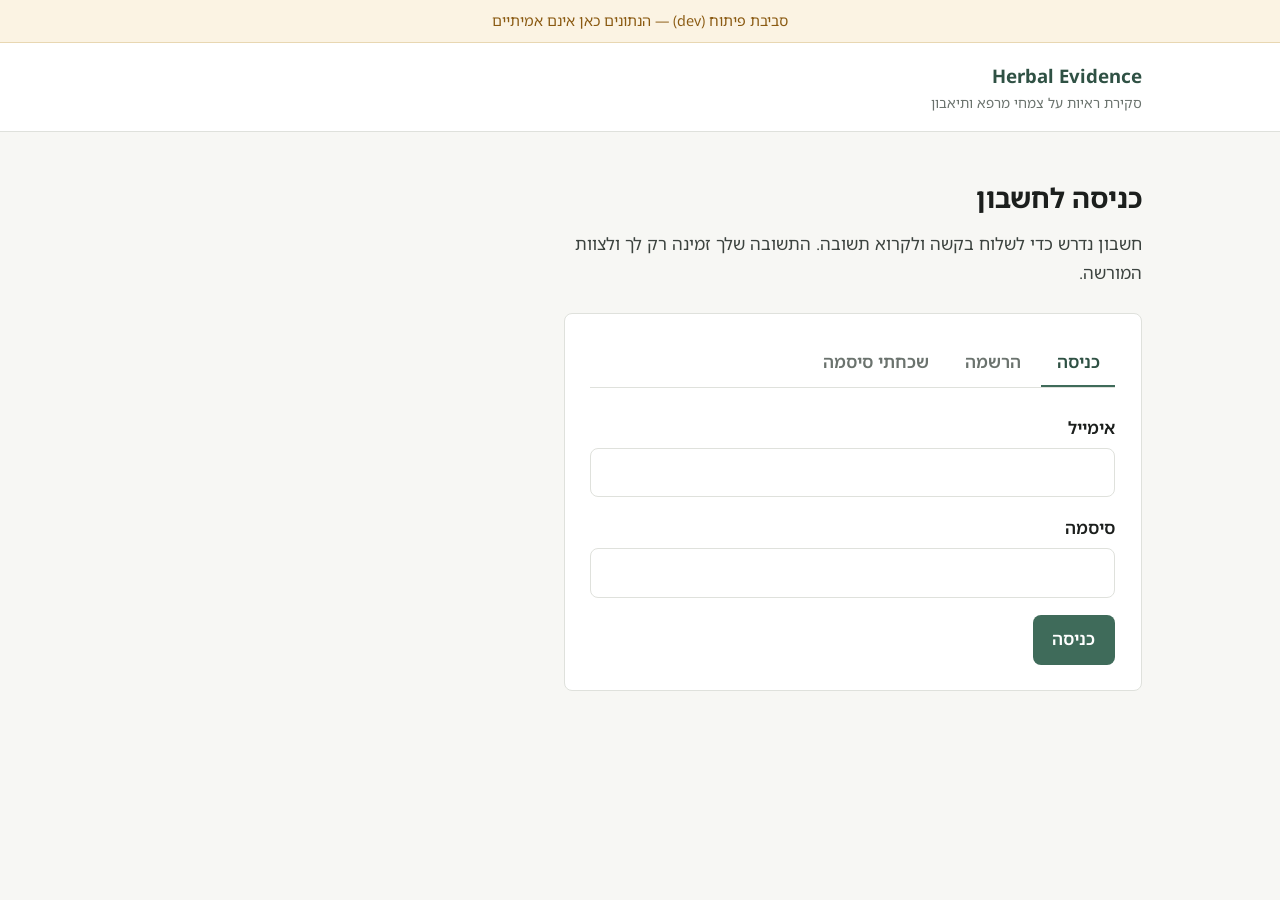
<file: frontend/request.html>
<!DOCTYPE html>
<html lang="he" dir="rtl">
<head>
  <meta charset="utf-8">
  <meta name="viewport" content="width=device-width, initial-scale=1">
  <title>בקשה — Herbal Evidence</title>
  <link rel="stylesheet" href="https://fonts.googleapis.com/css2?family=Noto+Sans+Hebrew:wght@400;600;700&family=Noto+Sans:wght@400;600&display=swap">
  <link rel="stylesheet" href="styles.css?v=4">
</head>
<body>
  <div class="env-banner" id="env-banner" hidden>סביבת פיתוח (dev) — הנתונים כאן אינם אמיתיים</div>

  <header class="site-header">
    <div class="wrap">
      <div class="brand"><a href="index.html" style="color:inherit;text-decoration:none">Herbal Evidence</a><span>סקירת ראיות על צמחי מרפא ותיאבון</span></div>
      <nav><a class="btn btn-quiet" href="dashboard.html">הבקשות שלי</a></nav>
    </div>
  </header>

  <main class="page wrap">
    <p class="form-error" id="error" hidden></p>
    <div class="loading" id="loading">טוען…</div>

    <div id="content" hidden>
      <p class="form-note" id="new-note" hidden>הבקשה נשלחה. שמרנו אותה בחשבון שלך.</p>

      <h1 id="title"></h1>
      <p><span class="status" id="status"></span></p>

      <section class="panel wide">
        <h2 style="font-size:1.05rem;margin:0 0 1rem">מה נשלח</h2>
        <dl class="summary-grid" id="summary"></dl>
      </section>

      <section id="waiting" class="waiting" hidden>
        <p style="margin:0">
          הבקשה שלך ממתינה לבדיקת צוות המחקר. אין כרגע זמן טיפול מובטח.
          התשובה שלך תופיע כאן לאחר אישור.
        </p>
      </section>

      <section id="closed" class="waiting" hidden>
        <p style="margin:0"><strong>הבקשה נסגרה.</strong> <span id="closed-reason"></span></p>
      </section>

      <section id="clarifications" hidden>
        <h2 style="font-size:1.2rem">שאלות הבהרה</h2>
        <div id="clarification-list"></div>
      </section>

      <section id="response" hidden>
        <h2 style="font-size:1.4rem;margin-top:2.5rem">התשובה</h2>
        <p class="hint" id="response-meta"></p>
        <div id="response-body"></div>
      </section>
    </div>
  </main>

  <script src="config.js"></script>
  <script src="core.js?v=4"></script>
  <script>
    (function () {
      "use strict";
      HE.markDevEnvironment();
      if (!HE.auth.requireSession()) return;

      var params = new URLSearchParams(location.search);
      var requestId = params.get("id");
      var errorBox = document.getElementById("error");
      var loading = document.getElementById("loading");

      if (!requestId || !/^\d+$/.test(requestId)) {
        loading.hidden = true;
        HE.showError(errorBox, "מזהה בקשה לא תקין.");
        return;
      }

      if (params.get("new")) document.getElementById("new-note").hidden = false;

      function addRow(dl, term, value) {
        if (value === null || value === undefined || value === "") return;
        var dt = document.createElement("dt");
        dt.textContent = term;
        var dd = document.createElement("dd");
        if (value instanceof Node) dd.append(value); else dd.textContent = value;
        dl.append(dt, dd);
      }

      function renderClarifications(detail) {
        if (!detail.clarifications.length) return;
        var section = document.getElementById("clarifications");
        var container = document.getElementById("clarification-list");
        section.hidden = false;

        detail.clarifications.forEach(function (item) {
          var panel = document.createElement("section");
          panel.className = "panel wide";
          panel.style.marginBottom = "1rem";

          var question = document.createElement("p");
          question.style.fontWeight = "600";
          question.textContent = item.question;
          panel.append(question);

          if (item.answer) {
            var answered = document.createElement("p");
            answered.className = "answered";
            answered.textContent = "התשובה שלך: " + item.answer;
            panel.append(answered);
          } else {
            // A short structured form, not a chat.
            var form = document.createElement("form");
            form.className = "answer-section";

            var label = document.createElement("label");
            label.setAttribute("for", "answer-" + item.id);
            label.textContent = "התשובה שלך";
            label.style.fontWeight = "600";

            var textarea = document.createElement("textarea");
            textarea.id = "answer-" + item.id;
            textarea.maxLength = 2000;
            textarea.required = true;

            var submit = document.createElement("button");
            submit.className = "btn btn-primary";
            submit.type = "submit";
            submit.textContent = "שליחת התשובה";
            submit.style.marginTop = ".8rem";

            form.append(label, textarea, submit);
            form.addEventListener("submit", function (event) {
              event.preventDefault();
              if (!textarea.value.trim()) return;
              submit.disabled = true;
              HE.api.answerClarification(requestId, item.id, textarea.value.trim())
                .then(function () { location.reload(); })
                .catch(function (err) {
                  submit.disabled = false;
                  HE.showError(errorBox, err.message || "לא ניתן היה לשלוח את התשובה.");
                });
            });
            panel.append(form);
          }
          container.append(panel);
        });
      }

      function card(heading, text, className) {
        var section = document.createElement("section");
        section.className = "response-card" + (className ? " " + className : "");
        if (heading) {
          var h3 = document.createElement("h3");
          h3.textContent = heading;
          section.append(h3);
        }
        var p = document.createElement("p");
        p.textContent = text;
        section.append(p);
        return section;
      }

      function renderResponse(response) {
        var section = document.getElementById("response");
        var container = document.getElementById("response-body");
        var body = response.body || {};

        document.getElementById("response-meta").textContent =
          "גרסה " + response.version + " · פורסמה " + HE.formatDate(response.published_at);

        if (body.question) container.append(card("השאלה שנבדקה", body.question));
        if (body.conclusion) container.append(card("מסקנה קצרה", body.conclusion, "lead"));

        if (body.certainty || body.certainty_explanation) {
          var certainty = document.createElement("section");
          certainty.className = "response-card";
          var h3 = document.createElement("h3");
          h3.textContent = "רמת ודאות הראיות";
          certainty.append(h3);
          if (body.certainty) {
            var level = document.createElement("p");
            level.style.fontWeight = "700";
            // A word, never a score, never colour alone.
            level.textContent = body.certainty;
            certainty.append(level);
          }
          if (body.certainty_explanation) {
            var explanation = document.createElement("p");
            explanation.textContent = body.certainty_explanation;
            certainty.append(explanation);
          }
          container.append(certainty);
        }

        if (body.safety) container.append(card("מידע בטיחות", body.safety));
        if (body.limitations) container.append(card("מגבלות", body.limitations));

        if (body.preclinical) {
          var preclinical = card(null, body.preclinical, "secondary");
          var caveat = document.createElement("p");
          caveat.className = "caveat";
          caveat.textContent = "מחקרי מעבדה ובעלי חיים — אינם עדות לתועלת בבני אדם";
          preclinical.prepend(caveat);
          container.append(preclinical);
        }

        if (Array.isArray(body.sources) && body.sources.length) {
          var sources = document.createElement("section");
          sources.className = "response-card";
          var sh = document.createElement("h3");
          sh.textContent = "מקורות";
          sources.append(sh);
          var ol = document.createElement("ol");
          body.sources.forEach(function (source) {
            var li = document.createElement("li");
            li.append(HE.ltr(source.title || ""));
            if (source.identifier) {
              li.append(" ");
              li.append(HE.ltr(source.identifier));
            }
            if (source.access) {
              var tag = document.createElement("span");
              tag.className = "status";
              tag.style.marginInlineStart = ".5rem";
              tag.textContent = source.access === "abstract_only" ? "תקציר בלבד" : "טקסט מלא";
              li.append(tag);
            }
            ol.append(li);
          });
          sources.append(ol);
          container.append(sources);
        }

        if (body.approved_by || body.approval_date || body.search_date) {
          var signature = document.createElement("p");
          signature.className = "hint";
          var parts = [];
          if (body.approved_by) parts.push("אושר על ידי: " + body.approved_by);
          if (body.approval_date) parts.push("תאריך אישור: " + body.approval_date);
          if (body.search_date) parts.push("תאריך חיפוש ספרות: " + body.search_date);
          signature.textContent = parts.join(" · ");
          container.append(signature);
        }

        section.hidden = false;
      }

      HE.api.getRequest(requestId).then(function (detail) {
        loading.hidden = true;
        document.getElementById("content").hidden = false;

        document.getElementById("title").textContent = "בקשה " + detail.id + " · " + detail.herb_input;
        var status = document.getElementById("status");
        status.dataset.status = detail.status;
        status.textContent = HE.STATUS_TEXT[detail.status] || detail.status;

        var summary = document.getElementById("summary");
        addRow(summary, "שם הצמח", detail.herb_input);
        if (detail.identified_plant) addRow(summary, "זוהה כ", HE.ltr(detail.identified_plant));
        addRow(summary, "זיהוי", HE.IDENTIFICATION_TEXT[detail.identification_state]);
        addRow(summary, "סוג התכשיר", detail.preparation_unknown ? "לא ידוע" : detail.preparation_input);
        addRow(summary, "סוג הסרטן", detail.cancer_type_unknown ? "לא ידוע" : detail.cancer_type_input);
        addRow(summary, "טיפול", detail.treatment_unknown ? "לא ידוע" : detail.treatment_input);
        addRow(summary, "השאלה שלך", detail.question_input);
        addRow(summary, "נשלחה", HE.formatDate(detail.created_at));

        renderClarifications(detail);

        if (detail.status === "closed") {
          document.getElementById("closed").hidden = false;
          document.getElementById("closed-reason").textContent = detail.closed_reason || "";
        } else if (detail.has_response) {
          HE.api.getResponse(requestId).then(function (response) {
            renderResponse(response);

            // Pilot invitation, offered after the answer exists - never before,
            // and never as a condition for reading it.
            var invite = document.createElement("p");
            invite.className = "form-note";
            invite.style.marginTop = "2rem";
            invite.append("משתתף/ת בפיילוט? ");
            var link = document.createElement("a");
            link.href = "pilot.html?id=" + encodeURIComponent(requestId);
            link.textContent = "יש שאלון קצר על מה שהובן מהתשובה";
            invite.append(link, ". ההשתתפות אינה חובה.");
            document.getElementById("response").append(invite);
          }).catch(function () {
            HE.showError(errorBox, "לא ניתן היה לטעון את התשובה כרגע.");
          });
        } else {
          // No draft, no partial result, no ETA - just the waiting message.
          document.getElementById("waiting").hidden = false;
        }
      }).catch(function (err) {
        loading.hidden = true;
        HE.showError(errorBox, err.status === 404 ? "הבקשה לא נמצאה." : (err.message || "שגיאה בטעינה."));
      });
    })();
  </script>
</body>
</html>
</file>
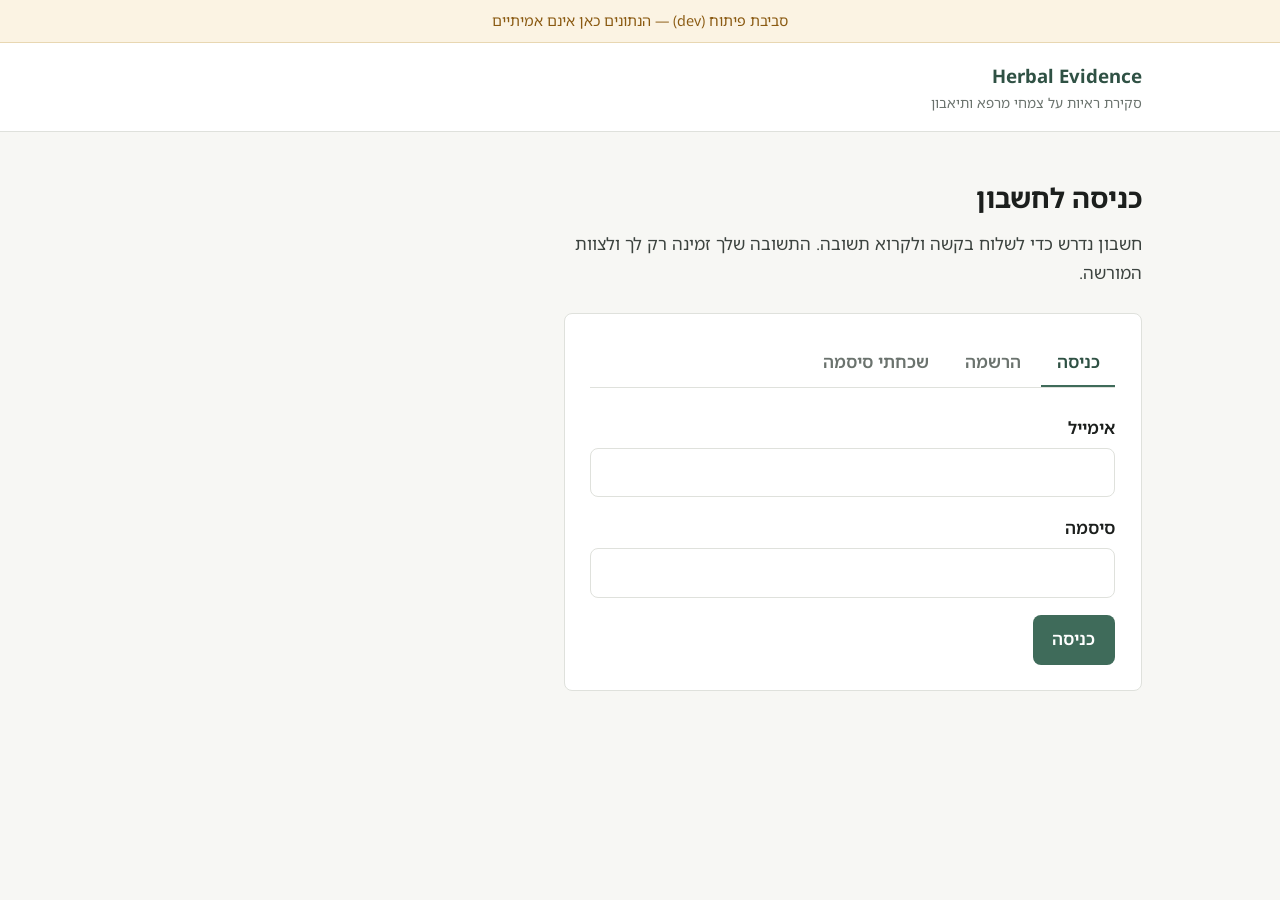
<file: frontend/review.html>
<!DOCTYPE html>
<html lang="he" dir="rtl">
<head>
  <meta charset="utf-8">
  <meta name="viewport" content="width=device-width, initial-scale=1">
  <title>עורך הסקירה — Herbal Evidence</title>
  <link rel="stylesheet" href="https://fonts.googleapis.com/css2?family=Noto+Sans+Hebrew:wght@400;600;700&family=Noto+Sans:wght@400;600&display=swap">
  <link rel="stylesheet" href="styles.css?v=4">
  <style>
    .editor { display: grid; grid-template-columns: 1fr 22rem; gap: 1.5rem; align-items: start; }
    @media (max-width: 62rem) { .editor { grid-template-columns: 1fr; } }
    .draft-tag {
      display: inline-block; background: var(--amber-50); color: var(--amber-700);
      border: 1px solid #e8d7b2; border-radius: var(--radius);
      font-size: .8rem; font-weight: 700; padding: .1rem .55rem;
    }
    .source-card { border: 1px solid var(--line); border-radius: var(--radius); padding: .7rem; margin-bottom: .6rem; background: var(--surface); }
    .source-card p { margin: .2rem 0; font-size: .88rem; }
    .approve-box { border: 2px solid var(--green-600); border-radius: var(--radius); padding: var(--space-3); margin-top: 2rem; background: var(--surface); }
    .approve-box .checkline { font-size: .95rem; margin-block: .5rem; }
  </style>
</head>
<body>
  <div class="env-banner" id="env-banner" hidden>סביבת פיתוח (dev) — הנתונים כאן אינם אמיתיים</div>

  <header class="site-header">
    <div class="wrap">
      <div class="brand"><a href="staff.html" style="color:inherit;text-decoration:none">Herbal Evidence</a><span>עורך הסקירה</span></div>
      <nav><a class="btn btn-quiet" id="back" href="staff.html">חזרה לבקשה</a></nav>
    </div>
  </header>

  <main class="page wrap">
    <p class="form-error" id="error" hidden></p>
    <p class="form-note" id="note" hidden></p>
    <div class="loading" id="loading">טוען…</div>

    <div id="content" hidden>
      <h1 id="title"></h1>
      <p><span class="draft-tag">טיוטה — לא מוצגת למשתמש</span> <span class="hint" id="hash"></span></p>

      <div class="editor">
        <section class="panel wide">
          <h2 style="font-size:1.05rem;margin:0 0 1rem">הטיוטה</h2>

          <div class="field">
            <label for="f-question">השאלה שנבדקה</label>
            <textarea id="f-question" data-key="question"></textarea>
          </div>
          <div class="field">
            <label for="f-conclusion">מסקנה קצרה</label>
            <span class="hint">אם אין מספיק ראיות מבני אדם — זו המסקנה, ולא "לא נמצאו מחקרים".</span>
            <textarea id="f-conclusion" data-key="conclusion"></textarea>
          </div>
          <div class="field">
            <label for="f-certainty">רמת ודאות — מילה</label>
            <span class="hint">מילה בעברית. בלי ציון מספרי ובלי לקרוא לזה GRADE.</span>
            <input type="text" id="f-certainty" data-key="certainty">
          </div>
          <div class="field">
            <label for="f-certainty-explanation">הסבר לרמת הוודאות</label>
            <span class="hint">כמות ואיכות המחקרים, עקביות, ישירוּת ומגבלות.</span>
            <textarea id="f-certainty-explanation" data-key="certainty_explanation"></textarea>
          </div>
          <div class="field">
            <label for="f-safety">מידע בטיחות</label>
            <span class="hint">היעדר דיווח אינו "בטוח". אם אין מידע — אמור זאת במפורש.</span>
            <textarea id="f-safety" data-key="safety"></textarea>
          </div>
          <div class="field">
            <label for="f-limitations">מגבלות וממצאים סותרים</label>
            <textarea id="f-limitations" data-key="limitations"></textarea>
          </div>
          <div class="field">
            <label for="f-preclinical">מחקרי מעבדה ובעלי חיים</label>
            <span class="hint">מוצג למשתמש בסעיף משני ומסומן. לא כהוכחה לתועלת בבני אדם.</span>
            <textarea id="f-preclinical" data-key="preclinical"></textarea>
          </div>

          <div style="display:flex;gap:.8rem;align-items:center;margin-top:1.5rem">
            <button class="btn btn-primary" type="button" id="save">שמירה</button>
            <span class="hint" id="save-state"></span>
          </div>
        </section>

        <aside>
          <section class="panel" style="max-width:none">
            <h2 style="font-size:1.05rem;margin:0 0 .8rem">מקורות וקטעים תומכים</h2>
            <div class="field" style="margin-top:0">
              <input type="text" id="source-search" placeholder="חיפוש מקור" autocomplete="off">
            </div>
            <div id="sources"></div>
          </section>
        </aside>
      </div>

      <section class="approve-box">
        <h2 style="font-size:1.1rem;margin:0 0 .5rem">אישור ופרסום</h2>
        <p class="hint" style="margin-top:0">
          מילוי השדות אינו מאשר דבר. ארבע הבדיקות נדרשות במפורש, והאישור נצמד לגרסה
          המדויקת שנקראה — אם הטיוטה השתנתה בינתיים, האישור ייכשל.
        </p>

        <label class="checkline"><input type="checkbox" id="c-sources"> בדקתי את המקורות וקיומם</label>
        <label class="checkline"><input type="checkbox" id="c-alignment"> בדקתי את ההתאמה בין כל טענה לראיה שמאחוריה</label>
        <label class="checkline"><input type="checkbox" id="c-limitations"> בדקתי שהמגבלות מוצגות</label>
        <label class="checkline"><input type="checkbox" id="c-wording"> בדקתי את הניסוח שיוצג למשתמש</label>

        <button class="btn btn-primary" type="button" id="approve" disabled style="margin-top:1rem">
          אישור ופרסום
        </button>
        <p class="hint" id="approve-hint">יש לסמן את כל ארבע הבדיקות.</p>
      </section>
    </div>
  </main>

  <script src="config.js"></script>
  <script src="core.js?v=4"></script>
  <script>
    (function () {
      "use strict";
      HE.markDevEnvironment();
      if (!HE.auth.requireSession()) return;

      var params = new URLSearchParams(location.search);
      var versionId = params.get("version");
      var errorBox = document.getElementById("error");
      var noteBox = document.getElementById("note");
      var currentHash = null;
      var currentBody = {};

      if (!versionId || !/^\d+$/.test(versionId)) {
        document.getElementById("loading").hidden = true;
        HE.showError(errorBox, "מזהה גרסה לא תקין.");
        return;
      }

      function fail(err) {
        if (err && err.code === "draft_changed") {
          HE.showError(errorBox, "הטיוטה השתנתה מאז שנטענה. רענן/י את הדף וקרא/י את הגרסה החדשה לפני אישור.");
        } else if (err && err.status === 403) {
          HE.showError(errorBox, "הבקשה הזו אינה בהיקף ההרשאה שלך.");
        } else {
          HE.showError(errorBox, (err && err.message) || "שגיאה.");
        }
      }

      function note(message) { noteBox.textContent = message; noteBox.hidden = false; }

      var fields = Array.prototype.slice.call(document.querySelectorAll("[data-key]"));

      function collect() {
        var body = Object.assign({}, currentBody);
        fields.forEach(function (field) { body[field.dataset.key] = field.value; });
        return body;
      }

      function setHash(hash) {
        currentHash = hash;
        document.getElementById("hash").textContent = "חתימת תוכן: " + String(hash).slice(0, 12) + "…";
      }

      HE.api.staff.getDraft(versionId).then(function (draft) {
        document.getElementById("loading").hidden = true;
        document.getElementById("content").hidden = false;

        currentBody = draft.body || {};
        document.getElementById("title").textContent =
          "בקשה " + draft.request_id + " · גרסה " + draft.version;
        document.getElementById("back").href = "staff-request.html?id=" + draft.request_id;
        setHash(draft.content_hash);

        fields.forEach(function (field) {
          field.value = currentBody[field.dataset.key] || "";
        });

        if (draft.state !== "draft") {
          HE.showError(errorBox, "הגרסה הזו אינה טיוטה ולא ניתן לערוך אותה.");
          document.getElementById("save").disabled = true;
        }
        loadSources("");
      }).catch(function (err) {
        document.getElementById("loading").hidden = true;
        fail(err);
      });

      document.getElementById("save").addEventListener("click", function () {
        HE.clearError(errorBox);
        var state = document.getElementById("save-state");
        state.textContent = "שומר…";
        HE.api.staff.saveDraft(versionId, collect(), []).then(function (saved) {
          setHash(saved.content_hash);
          state.textContent = "נשמר";
          setTimeout(function () { state.textContent = ""; }, 2500);
        }).catch(function (err) { state.textContent = ""; fail(err); });
      });

      /* --- sources -------------------------------------------------------- */

      function loadSources(search) {
        var container = document.getElementById("sources");
        HE.api.staff.sources(search).then(function (data) {
          container.textContent = "";
          if (!data.items.length) {
            container.innerHTML = '<p class="hint">אין מקורות תואמים.</p>';
            return;
          }
          data.items.forEach(function (source) {
            var card = document.createElement("div");
            card.className = "source-card";

            var title = document.createElement("p");
            title.style.fontWeight = "600";
            title.append(HE.ltr(source.title));
            card.append(title);

            var meta = document.createElement("p");
            meta.className = "hint";
            meta.append(HE.ltr((source.journal || "") + " " + (source.publication_year || "")));
            card.append(meta);

            var identifier = document.createElement("p");
            identifier.append(HE.ltr(source.id_kind.toUpperCase() + ": " + source.external_id));
            card.append(identifier);

            var tags = document.createElement("p");
            [
              source.access_level === "abstract_only" ? "תקציר בלבד" :
                (source.access_level === "full_text" ? "טקסט מלא" : "לא נקרא"),
              { human: "בני אדם", animal: "בעלי חיים", in_vitro: "מעבדה",
                review: "סקירה", other: "אחר" }[source.evidence_type],
              source.is_oncology === false ? "ראיה עקיפה" : null
            ].filter(Boolean).forEach(function (text) {
              var tag = document.createElement("span");
              tag.className = "status";
              tag.style.marginInlineEnd = ".3rem";
              tag.textContent = text;
              tags.append(tag);
            });
            card.append(tags);
            container.append(card);
          });
        }).catch(function () {
          container.innerHTML = '<p class="hint">לא ניתן היה לטעון מקורות.</p>';
        });
      }

      var searchTimer = null;
      document.getElementById("source-search").addEventListener("input", function (event) {
        clearTimeout(searchTimer);
        var value = event.target.value.trim();
        searchTimer = setTimeout(function () { loadSources(value); }, 300);
      });

      /* --- approval ------------------------------------------------------- */

      var checks = ["c-sources", "c-alignment", "c-limitations", "c-wording"];
      function refreshApproveButton() {
        var all = checks.every(function (id) { return document.getElementById(id).checked; });
        document.getElementById("approve").disabled = !all;
        document.getElementById("approve-hint").textContent =
          all ? "האישור ייצמד לחתימת התוכן הנוכחית." : "יש לסמן את כל ארבע הבדיקות.";
      }
      checks.forEach(function (id) {
        document.getElementById(id).addEventListener("change", refreshApproveButton);
      });

      document.getElementById("approve").addEventListener("click", function () {
        HE.clearError(errorBox);
        var button = document.getElementById("approve");
        button.disabled = true;
        HE.api.staff.approve(versionId, currentHash, {
          sources: document.getElementById("c-sources").checked,
          alignment: document.getElementById("c-alignment").checked,
          limitations: document.getElementById("c-limitations").checked,
          wording: document.getElementById("c-wording").checked
        }).then(function () {
          note("הגרסה אושרה ופורסמה. היא זמינה עכשיו לבעל הבקשה.");
          setTimeout(function () { location.reload(); }, 1200);
        }).catch(function (err) {
          refreshApproveButton();
          fail(err);
        });
      });
    })();
  </script>
</body>
</html>
</file>
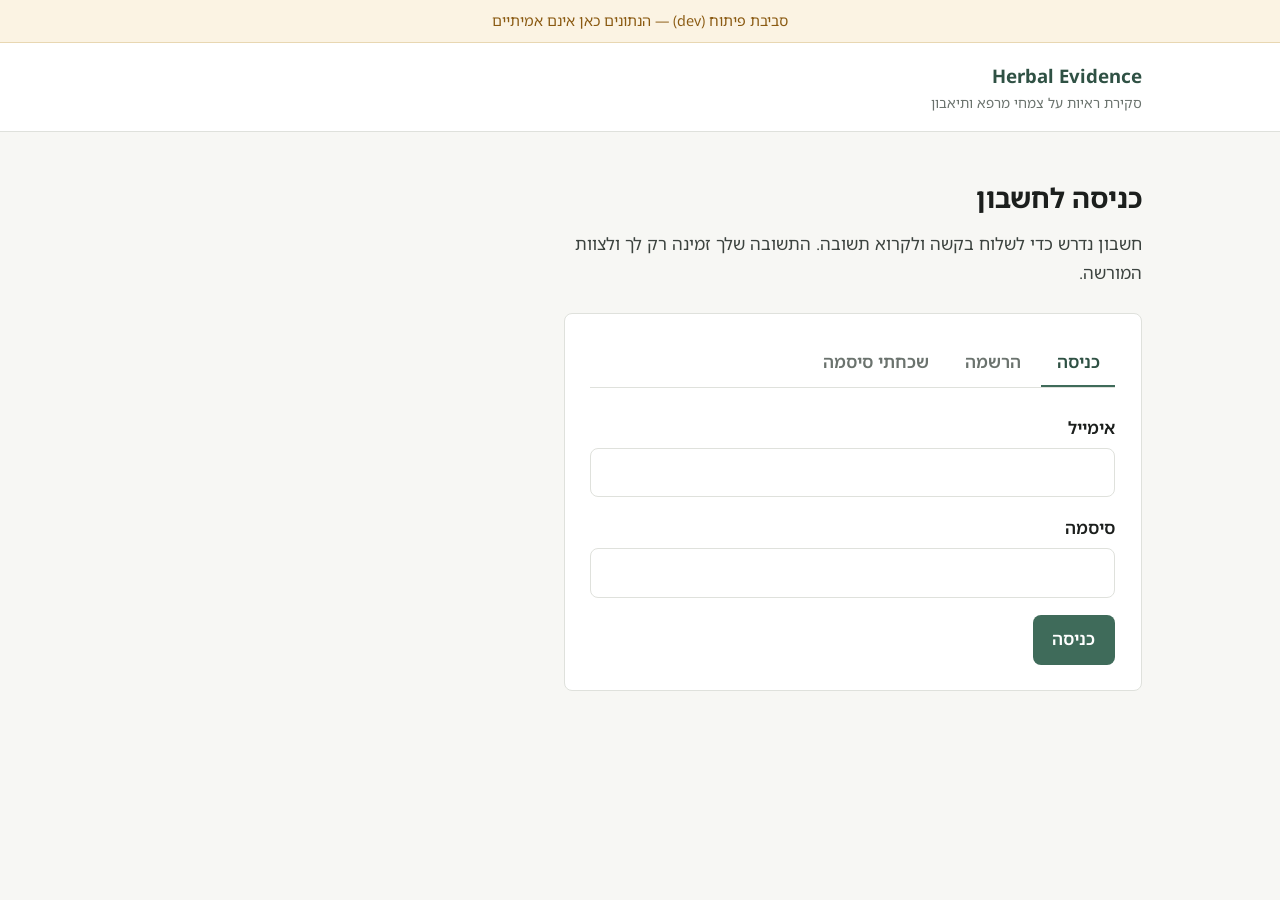
<file: frontend/staff-request.html>
<!DOCTYPE html>
<html lang="he" dir="rtl">
<head>
  <meta charset="utf-8">
  <meta name="viewport" content="width=device-width, initial-scale=1">
  <title>בקשה — סביבת הצוות</title>
  <link rel="stylesheet" href="https://fonts.googleapis.com/css2?family=Noto+Sans+Hebrew:wght@400;600;700&family=Noto+Sans:wght@400;600&display=swap">
  <link rel="stylesheet" href="styles.css?v=4">
</head>
<body>
  <div class="env-banner" id="env-banner" hidden>סביבת פיתוח (dev) — הנתונים כאן אינם אמיתיים</div>

  <header class="site-header">
    <div class="wrap">
      <div class="brand"><a href="staff.html" style="color:inherit;text-decoration:none">Herbal Evidence</a><span>סביבת עבודה — צוות מחקר</span></div>
      <nav><a class="btn btn-quiet" href="staff.html">חזרה לתור</a></nav>
    </div>
  </header>

  <main class="page wrap">
    <p class="form-error" id="error" hidden></p>
    <p class="form-note" id="note" hidden></p>
    <div class="loading" id="loading">טוען…</div>

    <div id="content" hidden>
      <h1 id="title"></h1>
      <p><span class="status" id="status"></span> <span class="hint" id="assigned"></span></p>

      <section class="panel wide">
        <h2 style="font-size:1.05rem;margin:0 0 1rem">מה נשלח</h2>
        <dl class="summary-grid" id="summary"></dl>
      </section>

      <section class="panel wide" style="margin-top:1.5rem">
        <h2 style="font-size:1.05rem;margin:0 0 1rem">פעולות</h2>
        <div style="display:flex;gap:.6rem;flex-wrap:wrap;margin-bottom:1rem">
          <button class="btn btn-quiet" type="button" data-status="researching">התחלת מחקר</button>
          <button class="btn btn-quiet" type="button" data-status="draft_ready">סימון טיוטה מוכנה</button>
          <button class="btn btn-quiet" type="button" data-status="in_review">העברה לבדיקה</button>
          <button class="btn btn-quiet" type="button" data-status="revision_required">נדרשת תיקון</button>
          <button class="btn btn-quiet" type="button" id="enqueue-identify">הרצת זיהוי צמח</button>
          <button class="btn btn-quiet" type="button" id="enqueue-draft">יצירת טיוטה (AI)</button>
          <button class="btn btn-primary" type="button" id="new-draft">טיוטה חדשה ידנית</button>
        </div>

        <form id="clarify-form" style="border-top:1px solid var(--line);padding-top:1rem">
          <div class="field">
            <label for="clarify">שאלת הבהרה למשתמש</label>
            <span class="hint">שאלה קצרה ומובנית. לא צ׳אט.</span>
            <textarea id="clarify" maxlength="1000"></textarea>
          </div>
          <button class="btn btn-quiet" type="submit">שליחת ההבהרה</button>
        </form>

        <form id="close-form" style="border-top:1px solid var(--line);padding-top:1rem;margin-top:1rem">
          <div class="field">
            <label for="close-reason">סגירה — הסבר שיוצג למשתמש</label>
            <input type="text" id="close-reason" maxlength="500">
          </div>
          <button class="btn btn-quiet" type="submit">סגירת הבקשה</button>
        </form>
      </section>

      <section id="clarifications-section" hidden style="margin-top:1.5rem">
        <h2 style="font-size:1.2rem">היסטוריית הבהרות</h2>
        <div id="clarifications"></div>
      </section>

      <section style="margin-top:1.5rem">
        <h2 style="font-size:1.2rem">גרסאות</h2>
        <div id="versions"></div>
      </section>

      <section style="margin-top:1.5rem">
        <h2 style="font-size:1.2rem">עבודות</h2>
        <div id="jobs"></div>
      </section>
    </div>
  </main>

  <script src="config.js"></script>
  <script src="core.js?v=4"></script>
  <script>
    (function () {
      "use strict";
      HE.markDevEnvironment();
      if (!HE.auth.requireSession()) return;

      var params = new URLSearchParams(location.search);
      var requestId = params.get("id");
      var errorBox = document.getElementById("error");
      var noteBox = document.getElementById("note");

      if (!requestId || !/^\d+$/.test(requestId)) {
        document.getElementById("loading").hidden = true;
        HE.showError(errorBox, "מזהה בקשה לא תקין.");
        return;
      }

      function fail(err) {
        if (err && err.status === 403) HE.showError(errorBox, "הבקשה הזו אינה בהיקף ההרשאה שלך.");
        else HE.showError(errorBox, (err && err.message) || "שגיאה.");
      }

      function note(message) { noteBox.textContent = message; noteBox.hidden = false; }

      function addRow(dl, term, value) {
        if (value === null || value === undefined || value === "") return;
        var dt = document.createElement("dt");
        dt.textContent = term;
        var dd = document.createElement("dd");
        if (value instanceof Node) dd.append(value); else dd.textContent = value;
        dl.append(dt, dd);
      }

      function load() {
        HE.api.staff.request(requestId).then(function (data) {
          document.getElementById("loading").hidden = true;
          document.getElementById("content").hidden = false;
          HE.clearError(errorBox);

          var request = data.request;
          document.getElementById("title").textContent = "בקשה " + request.id + " · " + request.herb_input;
          document.getElementById("status").textContent =
            HE.INTERNAL_STATUS_TEXT[request.status] || request.status;
          document.getElementById("assigned").textContent =
            request.assigned_researcher_id ? "משויכת לחוקר" : "ללא שיוך";

          var summary = document.getElementById("summary");
          summary.textContent = "";
          addRow(summary, "שם הצמח", request.herb_input);
          if (request.plants) addRow(summary, "זוהה כ", HE.ltr(request.plants.scientific_name));
          addRow(summary, "מצב הזיהוי", HE.IDENTIFICATION_TEXT[request.identification_state]);
          addRow(summary, "תכשיר", request.preparation_unknown ? "לא ידוע" : request.preparation_input);
          addRow(summary, "סוג סרטן", request.cancer_type_unknown ? "לא ידוע" : request.cancer_type_input);
          addRow(summary, "טיפול", request.treatment_unknown ? "לא ידוע" : request.treatment_input);
          addRow(summary, "שאלת המשתמש", request.question_input);
          addRow(summary, "נשלחה", HE.formatDate(request.created_at));

          var clarSection = document.getElementById("clarifications-section");
          var clar = document.getElementById("clarifications");
          clar.textContent = "";
          if (data.clarifications.length) {
            clarSection.hidden = false;
            data.clarifications.forEach(function (item) {
              var panel = document.createElement("div");
              panel.className = "panel wide";
              panel.style.marginBottom = ".8rem";
              panel.innerHTML = "<strong>" + item.question + "</strong>";
              var answer = document.createElement("p");
              answer.textContent = item.answer ? "תשובה: " + item.answer : "ממתין לתשובת המשתמש";
              if (!item.answer) answer.className = "hint";
              panel.append(answer);
              clar.append(panel);
            });
          }

          var versions = document.getElementById("versions");
          versions.textContent = "";
          if (!data.versions.length) {
            versions.className = "empty";
            versions.textContent = "אין עדיין גרסאות.";
          } else {
            versions.className = "";
            data.versions.forEach(function (version) {
              var panel = document.createElement("div");
              panel.className = "panel wide";
              panel.style.marginBottom = ".8rem";

              var head = document.createElement("div");
              head.innerHTML = "<strong>גרסה " + version.version + "</strong>";
              var badge = document.createElement("span");
              badge.className = "status";
              badge.style.marginInlineStart = ".6rem";
              badge.textContent = { draft: "טיוטה", published: "מפורסמת",
                superseded: "הוחלפה", withdrawn: "נמשכה" }[version.state] || version.state;
              head.append(badge);
              panel.append(head);

              if (version.state === "draft") {
                var edit = document.createElement("a");
                edit.className = "btn btn-primary";
                edit.style.marginTop = ".6rem";
                edit.href = "review.html?version=" + version.id;
                edit.textContent = "פתיחה בעורך";
                panel.append(edit);
              }

              if (version.state === "published") {
                var form = document.createElement("form");
                form.style.marginTop = ".6rem";
                form.innerHTML = '<div class="field"><label>סיבת המשיכה</label>' +
                  '<input type="text" maxlength="500" required></div>';
                var button = document.createElement("button");
                button.className = "btn btn-quiet";
                button.type = "submit";
                button.textContent = "משיכת התשובה";
                form.append(button);
                form.addEventListener("submit", function (event) {
                  event.preventDefault();
                  var reason = form.querySelector("input").value.trim();
                  if (!reason) return;
                  HE.api.staff.withdraw(version.id, reason)
                    .then(function () { note("התשובה נמשכה."); load(); })
                    .catch(fail);
                });
                panel.append(form);
              }

              if (version.withdrawn_reason) {
                var why = document.createElement("p");
                why.className = "hint";
                why.textContent = "סיבת משיכה: " + version.withdrawn_reason;
                panel.append(why);
              }
              versions.append(panel);
            });
          }

          var jobs = document.getElementById("jobs");
          jobs.textContent = "";
          if (!data.jobs.length) {
            jobs.className = "empty";
            jobs.textContent = "אין עבודות.";
          } else {
            jobs.className = "";
            data.jobs.forEach(function (job) {
              var panel = document.createElement("div");
              panel.className = "panel wide";
              panel.style.marginBottom = ".8rem";
              var head = document.createElement("div");
              head.innerHTML = "<strong>" + job.job_type + "</strong>";
              var badge = document.createElement("span");
              badge.className = "status";
              badge.style.marginInlineStart = ".6rem";
              badge.textContent = HE.JOB_STATE_TEXT[job.state] || job.state;
              head.append(badge);
              panel.append(head);
              if (job.last_error) {
                var pre = document.createElement("pre");
                pre.dir = "ltr";
                pre.style.cssText = "background:var(--paper);padding:.7rem;border-radius:8px;overflow:auto;font-size:.85rem";
                pre.textContent = JSON.stringify(job.last_error, null, 2);
                panel.append(pre);
              }
              jobs.append(panel);
            });
          }
        }).catch(function (err) {
          document.getElementById("loading").hidden = true;
          fail(err);
        });
      }

      document.querySelectorAll("[data-status]").forEach(function (button) {
        button.addEventListener("click", function () {
          HE.clearError(errorBox);
          HE.api.staff.setStatus(requestId, button.dataset.status)
            .then(function () { note("הסטטוס עודכן."); load(); })
            .catch(fail);
        });
      });

      document.getElementById("enqueue-identify").addEventListener("click", function () {
        HE.api.staff.enqueue(requestId, "identify_plant")
          .then(function () { note("העבודה נכנסה לתור."); setTimeout(load, 2000); })
          .catch(fail);
      });

      document.getElementById("enqueue-draft").addEventListener("click", function () {
        HE.api.staff.enqueue(requestId, "draft")
          .then(function () { note("העבודה נכנסה לתור. אם אין ספק AI מוגדר, תופיע תקלה."); setTimeout(load, 2500); })
          .catch(fail);
      });

      document.getElementById("new-draft").addEventListener("click", function () {
        HE.api.staff.createDraft(requestId, {
          question: "", conclusion: "", certainty: "", certainty_explanation: "",
          safety: "", limitations: "", preclinical: "", sources: []
        }).then(function (created) {
          location.href = "review.html?version=" + created.id;
        }).catch(fail);
      });

      document.getElementById("clarify-form").addEventListener("submit", function (event) {
        event.preventDefault();
        var value = document.getElementById("clarify").value.trim();
        if (!value) return;
        HE.api.staff.askClarification(requestId, value).then(function () {
          document.getElementById("clarify").value = "";
          note("ההבהרה נשלחה.");
          load();
        }).catch(fail);
      });

      document.getElementById("close-form").addEventListener("submit", function (event) {
        event.preventDefault();
        var reason = document.getElementById("close-reason").value.trim();
        HE.api.staff.setStatus(requestId, "closed_out_of_scope", reason)
          .then(function () { note("הבקשה נסגרה."); load(); })
          .catch(fail);
      });

      load();
    })();
  </script>
</body>
</html>
</file>
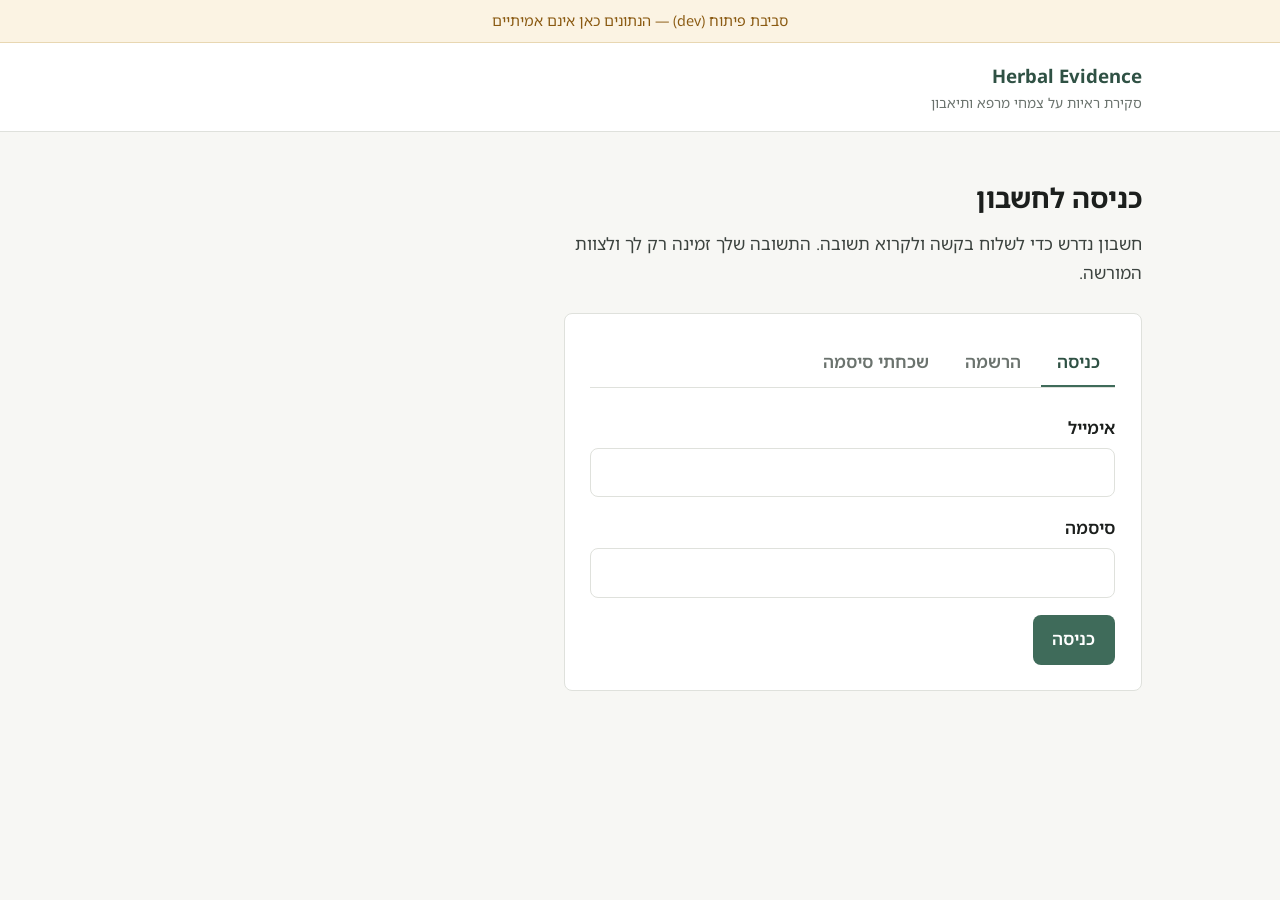
<file: frontend/staff.html>
<!DOCTYPE html>
<html lang="he" dir="rtl">
<head>
  <meta charset="utf-8">
  <meta name="viewport" content="width=device-width, initial-scale=1">
  <title>תור הבקשות — Herbal Evidence</title>
  <link rel="stylesheet" href="https://fonts.googleapis.com/css2?family=Noto+Sans+Hebrew:wght@400;600;700&family=Noto+Sans:wght@400;600&display=swap">
  <link rel="stylesheet" href="styles.css?v=4">
</head>
<body>
  <div class="env-banner" id="env-banner" hidden>סביבת פיתוח (dev) — הנתונים כאן אינם אמיתיים</div>

  <header class="site-header">
    <div class="wrap">
      <div class="brand"><a href="index.html" style="color:inherit;text-decoration:none">Herbal Evidence</a><span>סביבת עבודה — צוות מחקר</span></div>
      <nav>
        <a class="btn btn-quiet" href="dashboard.html">התצוגה שלי</a>
        <button class="btn btn-quiet" type="button" id="signout">יציאה</button>
      </nav>
    </div>
  </header>

  <main class="page wrap">
    <p class="form-error" id="error" hidden></p>

    <div class="tabs" role="tablist">
      <button role="tab" id="tab-queue" aria-selected="true">תור הבקשות</button>
      <button role="tab" id="tab-jobs" aria-selected="false">עבודות ותקלות</button>
      <button role="tab" id="tab-reviews" aria-selected="false">מאגר הסקירות</button>
      <button role="tab" id="tab-members" aria-selected="false">ניהול צוות</button>
    </div>

    <section id="panel-queue">
      <h1>תור הבקשות</h1>
      <div class="panel wide" style="margin-bottom:1.5rem">
        <div style="display:flex;gap:1rem;flex-wrap:wrap;align-items:end">
          <div class="field" style="flex:1;min-width:12rem;margin:0">
            <label for="search">חיפוש לפי צמח</label>
            <input type="text" id="search" autocomplete="off">
          </div>
          <div class="field" style="margin:0">
            <label for="status-filter">סטטוס</label>
            <select id="status-filter">
              <option value="">הכול</option>
              <option value="submitted">התקבלה</option>
              <option value="needs_clarification">ממתינה להבהרה</option>
              <option value="queued">בתור</option>
              <option value="researching">במחקר</option>
              <option value="draft_ready">טיוטה מוכנה</option>
              <option value="in_review">בבדיקה</option>
              <option value="revision_required">נדרשת תיקון</option>
              <option value="published">פורסמה</option>
            </select>
          </div>
          <div class="field" style="margin:0">
            <label for="assigned-filter">שיוך</label>
            <select id="assigned-filter">
              <option value="any">הכול</option>
              <option value="me">שלי</option>
              <option value="unassigned">ללא שיוך</option>
            </select>
          </div>
          <button class="btn btn-primary" type="button" id="refresh">רענון</button>
        </div>
      </div>
      <div class="loading" id="queue-loading">טוען…</div>
      <ul class="requests" id="queue-list" hidden></ul>
      <div class="empty" id="queue-empty" hidden>אין בקשות שתואמות את הסינון.</div>
    </section>

    <section id="panel-jobs" hidden>
      <h1>עבודות ותקלות</h1>
      <p class="lede">כישלון עיבוד נשמר על העבודה, לא על הבקשה. המשתמש ממשיך לראות מצב המתנה.</p>
      <div id="jobs-body" class="loading">טוען…</div>
    </section>

    <section id="panel-reviews" hidden>
      <h1>מאגר הסקירות</h1>
      <p class="lede">סקירות לשימוש חוזר. אינן מכילות מידע אישי של אף משתמש.</p>
      <div id="reviews-body" class="loading">טוען…</div>
    </section>

    <section id="panel-members" hidden>
      <h1>ניהול צוות</h1>
      <p class="lede">תפקידים מנוהלים על ידי מנהלים בלבד. משתמש אינו יכול לקדם את עצמו.</p>
      <div id="members-body" class="loading">טוען…</div>
    </section>
  </main>

  <script src="config.js"></script>
  <script src="core.js?v=4"></script>
  <script>
    (function () {
      "use strict";
      HE.markDevEnvironment();
      if (!HE.auth.requireSession()) return;
      document.getElementById("signout").addEventListener("click", HE.auth.signOut);

      var errorBox = document.getElementById("error");

      function fail(err) {
        if (err && err.status === 403) {
          HE.showError(errorBox, "החשבון הזה אינו חלק מצוות המחקר.");
        } else {
          HE.showError(errorBox, (err && err.message) || "שגיאה בטעינה.");
        }
      }

      var panels = ["queue", "jobs", "reviews", "members"];
      var loaded = {};
      panels.forEach(function (name) {
        document.getElementById("tab-" + name).addEventListener("click", function () {
          HE.clearError(errorBox);
          panels.forEach(function (other) {
            var on = other === name;
            document.getElementById("tab-" + other).setAttribute("aria-selected", String(on));
            document.getElementById("panel-" + other).hidden = !on;
          });
          if (!loaded[name]) { loaded[name] = true; LOADERS[name](); }
        });
      });

      /* --- queue ---------------------------------------------------------- */

      function loadQueue() {
        var list = document.getElementById("queue-list");
        var empty = document.getElementById("queue-empty");
        var loading = document.getElementById("queue-loading");
        list.textContent = "";
        list.hidden = true;
        empty.hidden = true;
        loading.hidden = false;

        var query = { assigned: document.getElementById("assigned-filter").value };
        var search = document.getElementById("search").value.trim();
        var statusValue = document.getElementById("status-filter").value;
        if (search) query.search = search;
        if (statusValue) query.status = statusValue;

        HE.api.staff.queue(query).then(function (page) {
          loading.hidden = true;
          if (!page.items.length) { empty.hidden = false; return; }
          page.items.forEach(function (item) {
            var li = document.createElement("li");
            var link = document.createElement("a");
            link.href = "staff-request.html?id=" + encodeURIComponent(item.id);

            var left = document.createElement("div");
            var title = document.createElement("div");
            title.innerHTML = '<span class="num">בקשה ' + item.id + "</span> · ";
            title.append(item.herb_input + (item.preparation_input ? " · " + item.preparation_input : ""));
            var meta = document.createElement("div");
            meta.className = "meta";
            meta.textContent = "גיל: " + item.age_days + " ימים · " +
              (item.assigned_researcher_id ? "משויכת" : "ללא שיוך");
            left.append(title, meta);

            var badge = document.createElement("span");
            badge.className = "status";
            badge.textContent = HE.INTERNAL_STATUS_TEXT[item.status] || item.status;

            link.append(left, badge);
            li.append(link);
            list.append(li);
          });
          list.hidden = false;
        }).catch(function (err) { loading.hidden = true; fail(err); });
      }

      document.getElementById("refresh").addEventListener("click", loadQueue);
      ["search", "status-filter", "assigned-filter"].forEach(function (id) {
        document.getElementById(id).addEventListener("change", loadQueue);
      });

      /* --- jobs ----------------------------------------------------------- */

      function loadJobs() {
        var container = document.getElementById("jobs-body");
        HE.api.staff.jobs().then(function (data) {
          container.className = "";
          container.textContent = "";
          if (!data.jobs.length) {
            container.className = "empty";
            container.textContent = "אין עבודות.";
            return;
          }
          data.jobs.forEach(function (job) {
            var panel = document.createElement("div");
            panel.className = "panel wide";
            panel.style.marginBottom = "1rem";

            var head = document.createElement("div");
            head.innerHTML = "<strong>עבודה " + job.id + "</strong> · " + job.job_type +
              " · בקשה " + job.request_id;
            var badge = document.createElement("span");
            badge.className = "status";
            badge.style.marginInlineStart = ".6rem";
            badge.textContent = HE.JOB_STATE_TEXT[job.state] || job.state;
            head.append(badge);
            panel.append(head);

            var meta = document.createElement("p");
            meta.className = "hint";
            meta.textContent = "ניסיונות: " + job.attempts + " מתוך " + job.max_attempts;
            panel.append(meta);

            if (job.last_error) {
              var err = document.createElement("pre");
              err.style.cssText = "background:var(--paper);padding:.8rem;border-radius:8px;overflow:auto;font-size:.85rem";
              err.dir = "ltr";
              err.textContent = JSON.stringify(job.last_error, null, 2);
              panel.append(err);
            }

            if (job.state === "failed" || job.state === "dead") {
              var retry = document.createElement("button");
              retry.className = "btn btn-quiet";
              retry.type = "button";
              retry.textContent = "הרצה מחדש";
              retry.addEventListener("click", function () {
                retry.disabled = true;
                HE.api.staff.retryJob(job.id).then(loadJobs).catch(fail);
              });
              panel.append(retry);
            }
            container.append(panel);
          });
        }).catch(function (err) { container.className = ""; fail(err); });
      }

      /* --- reviews -------------------------------------------------------- */

      function loadReviews() {
        var container = document.getElementById("reviews-body");
        HE.api.staff.reviews().then(function (data) {
          container.className = "";
          container.textContent = "";
          if (!data.items.length) {
            container.className = "empty";
            container.textContent = "המאגר ריק.";
            return;
          }
          data.items.forEach(function (item) {
            var panel = document.createElement("div");
            panel.className = "panel wide";
            panel.style.marginBottom = "1rem";
            var question = (item.reviews && item.reviews.research_questions &&
              item.reviews.research_questions.normalized_question) || "—";
            panel.innerHTML = "<strong>" + question + "</strong>";
            var meta = document.createElement("p");
            meta.className = "hint";
            meta.textContent = "גרסה " + item.version +
              " · תאריך חיפוש: " + (item.literature_search_date || "—") +
              " · מאושרת: " + (item.approved_at ? HE.formatDate(item.approved_at) : "לא") +
              " · מקורות: " + ((item.source_ids || []).length);
            panel.append(meta);
            container.append(panel);
          });
        }).catch(function (err) { container.className = ""; fail(err); });
      }

      /* --- members -------------------------------------------------------- */

      function loadMembers() {
        var container = document.getElementById("members-body");
        HE.api.staff.members().then(function (data) {
          container.className = "";
          container.textContent = "";

          var table = document.createElement("table");
          table.style.cssText = "width:100%;border-collapse:collapse";
          table.innerHTML = "<thead><tr><th style='text-align:start;padding:.5rem'>משתמש</th>" +
            "<th style='text-align:start;padding:.5rem'>תפקיד</th></tr></thead>";
          var tbody = document.createElement("tbody");
          data.items.forEach(function (row) {
            var tr = document.createElement("tr");
            var td1 = document.createElement("td");
            td1.style.padding = ".5rem";
            td1.append(HE.ltr(row.user_id));
            var td2 = document.createElement("td");
            td2.style.padding = ".5rem";
            td2.textContent = row.role === "admin" ? "מנהל" : "חוקר";
            tr.append(td1, td2);
            tbody.append(tr);
          });
          table.append(tbody);

          var panel = document.createElement("div");
          panel.className = "panel wide";
          panel.append(table);
          container.append(panel);

          var form = document.createElement("form");
          form.className = "panel wide";
          form.style.marginTop = "1rem";
          form.innerHTML =
            '<div class="field"><label for="new-user">מזהה משתמש</label>' +
            '<input type="text" id="new-user" dir="ltr" required></div>' +
            '<div class="field"><label for="new-role">תפקיד</label>' +
            '<select id="new-role"><option value="researcher">חוקר</option><option value="admin">מנהל</option></select></div>' +
            '<button class="btn btn-primary" type="submit">הענקת תפקיד</button>';
          form.addEventListener("submit", function (event) {
            event.preventDefault();
            HE.api.staff.grantRole(
              document.getElementById("new-user").value.trim(),
              document.getElementById("new-role").value
            ).then(loadMembers).catch(fail);
          });
          container.append(form);
        }).catch(function (err) { container.className = ""; fail(err); });
      }

      var LOADERS = { queue: loadQueue, jobs: loadJobs, reviews: loadReviews, members: loadMembers };
      loaded.queue = true;
      loadQueue();
    })();
  </script>
</body>
</html>
</file>
<file: frontend/styles.css>
/* Herbal Evidence - calm research design system.
   Tokens follow the Stitch design system asset 602809031577218080. */

/* Any `display` declaration beats the browser's own [hidden] rule, so a
   flex or grid element stays on screen after JS hides it. Every panel here
   is toggled with the attribute, so the guard is global rather than one
   rule per component. */
[hidden] { display: none !important; }

:root {
  --green-700: #2f5144;
  --green-600: #3f6b5a;
  --green-50:  #eef3f0;
  --ink-900:   #1c1f1d;
  --ink-700:   #3c433f;
  --ink-500:   #6b736e;
  --paper:     #f7f7f4;
  --surface:   #ffffff;
  --line:      #dfe1dc;
  --amber-700: #8a5a12;
  --amber-50:  #fbf3e3;

  --radius: 8px;
  --measure: 34rem;          /* readable line length */
  --space-1: .5rem;
  --space-2: 1rem;
  --space-3: 1.5rem;
  --space-4: 2.5rem;
  --space-5: 4rem;
}

* { box-sizing: border-box; }

html { font-size: 17px; }

body {
  margin: 0;
  background: var(--paper);
  color: var(--ink-900);
  font-family: "Noto Sans Hebrew", "Segoe UI", system-ui, sans-serif;
  line-height: 1.7;
}

/* Latin fragments inside Hebrew text: scientific names, DOI, PMID, URLs.
   `dir=auto` alone is not enough - isolation keeps punctuation in place. */
.ltr {
  unicode-bidi: isolate;
  direction: ltr;
  font-family: "Noto Sans", "Segoe UI", system-ui, sans-serif;
}

.wrap {
  max-width: 62rem;
  margin: 0 auto;
  padding: 0 var(--space-3);
}

/* --- dev banner ------------------------------------------------------- */
.env-banner {
  background: var(--amber-50);
  color: var(--amber-700);
  border-bottom: 1px solid #e8d7b2;
  font-size: .85rem;
  padding: var(--space-1) var(--space-3);
  text-align: center;
}

/* --- header ----------------------------------------------------------- */
.site-header {
  background: var(--surface);
  border-bottom: 1px solid var(--line);
}
.site-header .wrap {
  display: flex;
  align-items: center;
  justify-content: space-between;
  gap: var(--space-2);
  padding-block: var(--space-2);
  flex-wrap: wrap;
}
.brand { font-weight: 700; font-size: 1.1rem; color: var(--green-700); }
.brand span { display: block; font-weight: 400; font-size: .8rem; color: var(--ink-500); }

/* --- buttons ---------------------------------------------------------- */
.btn {
  display: inline-block;
  border-radius: var(--radius);
  padding: .55rem 1.1rem;
  font: inherit;
  font-weight: 600;
  text-decoration: none;
  border: 1px solid transparent;
  cursor: pointer;
}
.btn-primary { background: var(--green-600); color: #fff; }
.btn-primary:hover { background: var(--green-700); }
.btn-quiet { background: transparent; color: var(--green-700); border-color: var(--line); }
.btn-quiet:hover { background: var(--green-50); }
.btn:focus-visible,
a:focus-visible { outline: 3px solid var(--green-600); outline-offset: 2px; }

/* --- sections --------------------------------------------------------- */
.hero { padding-block: var(--space-5) var(--space-4); }
.hero h1 { font-size: 2rem; line-height: 1.3; margin: 0 0 var(--space-2); max-width: var(--measure); }
.hero p { max-width: var(--measure); color: var(--ink-700); margin: 0 0 var(--space-2); }
.hero .actions { margin-top: var(--space-3); display: flex; gap: var(--space-2); flex-wrap: wrap; }

section { padding-block: var(--space-4); border-top: 1px solid var(--line); }
section h2 { font-size: 1.3rem; margin: 0 0 var(--space-2); }
section > .wrap > p { max-width: var(--measure); color: var(--ink-700); }

.cards { display: grid; gap: var(--space-2); grid-template-columns: repeat(auto-fit, minmax(15rem, 1fr)); margin-top: var(--space-3); }
.card { background: var(--surface); border: 1px solid var(--line); border-radius: var(--radius); padding: var(--space-3); }
.card h3 { margin: 0 0 var(--space-1); font-size: 1rem; }
.card p { margin: 0; color: var(--ink-700); font-size: .95rem; }

.steps { counter-reset: step; list-style: none; padding: 0; margin: var(--space-3) 0 0; display: grid; gap: var(--space-2); max-width: var(--measure); }
.steps li { counter-increment: step; background: var(--surface); border: 1px solid var(--line); border-radius: var(--radius); padding: var(--space-2) var(--space-3); }
.steps li::before {
  content: counter(step);
  display: inline-grid;
  place-items: center;
  inline-size: 1.6rem; block-size: 1.6rem;
  margin-inline-end: .6rem;
  border-radius: 50%;
  background: var(--green-50);
  color: var(--green-700);
  font-weight: 700; font-size: .85rem;
}

/* Scope and limits: never carried by colour alone - each item is also labelled. */
.scope { display: grid; gap: var(--space-3); grid-template-columns: repeat(auto-fit, minmax(17rem, 1fr)); margin-top: var(--space-3); }
.scope ul { margin: var(--space-1) 0 0; padding-inline-start: 1.2rem; color: var(--ink-700); }
.scope li { margin-block: .35rem; }
.scope h3 { font-size: 1rem; margin: 0; }

/* --- example ---------------------------------------------------------- */
.example {
  background: var(--surface);
  border: 1px solid var(--line);
  border-radius: var(--radius);
  padding: var(--space-3);
  margin-top: var(--space-3);
  max-width: 46rem;
}
.example-tag {
  display: inline-block;
  background: var(--amber-50);
  color: var(--amber-700);
  border: 1px solid #e8d7b2;
  border-radius: var(--radius);
  font-size: .8rem;
  font-weight: 700;
  padding: .15rem .6rem;
  margin-bottom: var(--space-2);
}
.example dt { font-weight: 700; margin-top: var(--space-2); }
.example dd { margin: .25rem 0 0; color: var(--ink-700); }
.example dl { margin: 0; }

.site-footer { border-top: 1px solid var(--line); padding-block: var(--space-3); color: var(--ink-500); font-size: .9rem; }
.site-footer p { max-width: var(--measure); margin: 0 0 var(--space-1); }

@media (max-width: 40rem) {
  html { font-size: 16px; }
  .hero { padding-block: var(--space-4) var(--space-3); }
  .hero h1 { font-size: 1.6rem; }
}

/* ===================================================== app pages ======== */

.page { padding-block: var(--space-4); }
.page h1 { font-size: 1.6rem; margin: 0 0 var(--space-1); }
.page .lede { color: var(--ink-700); max-width: var(--measure); margin: 0 0 var(--space-3); }

.panel {
  background: var(--surface);
  border: 1px solid var(--line);
  border-radius: var(--radius);
  padding: var(--space-3);
  max-width: 34rem;
}
.panel.wide { max-width: 52rem; }

/* --- forms ------------------------------------------------------------- */
.field { margin-block: var(--space-2); }
.field > label { display: block; font-weight: 600; margin-bottom: .3rem; }
.field .hint { display: block; color: var(--ink-500); font-size: .85rem; margin-bottom: .4rem; }
.field .optional { font-weight: 400; color: var(--ink-500); font-size: .85rem; }

input[type="text"], input[type="email"], input[type="password"], select, textarea {
  inline-size: 100%;
  font: inherit;
  padding: .55rem .7rem;
  border: 1px solid var(--line);
  border-radius: var(--radius);
  background: var(--surface);
  color: inherit;
}
input:focus-visible, select:focus-visible, textarea:focus-visible {
  outline: 3px solid var(--green-600);
  outline-offset: 1px;
  border-color: var(--green-600);
}
textarea { min-block-size: 5rem; resize: vertical; }

.checkline { display: flex; align-items: center; gap: .45rem; margin-top: .4rem; font-size: .9rem; color: var(--ink-700); }
.checkline input { inline-size: auto; }

.counter { font-size: .8rem; color: var(--ink-500); text-align: start; }

.form-error {
  background: #fdf2f2;
  border: 1px solid #e3b7b7;
  color: #8a2222;
  border-radius: var(--radius);
  padding: var(--space-2);
  margin-block: var(--space-2);
}
.form-note {
  background: var(--green-50);
  border: 1px solid #cfe0d7;
  border-radius: var(--radius);
  padding: var(--space-2);
  margin-block: var(--space-2);
  color: var(--ink-700);
  font-size: .92rem;
}

/* --- plant candidates -------------------------------------------------- */
.candidates { list-style: none; padding: 0; margin: var(--space-2) 0 0; display: grid; gap: .5rem; }
.candidates li {
  border: 1px solid var(--line);
  border-radius: var(--radius);
  padding: .6rem .8rem;
  background: var(--surface);
}
.candidates li.selected { border-color: var(--green-600); box-shadow: inset 0 0 0 1px var(--green-600); }
.candidates label { display: flex; gap: .6rem; align-items: baseline; cursor: pointer; }
.candidates .sci { color: var(--ink-500); font-style: italic; }
.candidates .aka { display: block; color: var(--ink-500); font-size: .85rem; }

/* --- status ------------------------------------------------------------ */
/* Always a word. Colour is a secondary cue, never the message. */
.status {
  display: inline-block;
  border: 1px solid var(--line);
  border-radius: var(--radius);
  padding: .1rem .55rem;
  font-size: .85rem;
  font-weight: 600;
  background: var(--paper);
  color: var(--ink-700);
}
.status[data-status="response_available"] { background: var(--green-50); border-color: #cfe0d7; color: var(--green-700); }
.status[data-status="clarification_needed"] { background: var(--amber-50); border-color: #e8d7b2; color: var(--amber-700); }

/* --- request list ------------------------------------------------------ */
.requests { list-style: none; padding: 0; margin: var(--space-3) 0 0; display: grid; gap: .6rem; }
.requests a {
  display: flex; justify-content: space-between; gap: var(--space-2); flex-wrap: wrap; align-items: center;
  background: var(--surface); border: 1px solid var(--line); border-radius: var(--radius);
  padding: var(--space-2) var(--space-3); text-decoration: none; color: inherit;
}
.requests a:hover { border-color: var(--green-600); }
.requests .meta { color: var(--ink-500); font-size: .85rem; }
.requests .num { font-weight: 700; }

.empty, .loading {
  border: 1px dashed var(--line); border-radius: var(--radius);
  padding: var(--space-4); text-align: center; color: var(--ink-500);
  margin-top: var(--space-3);
}

/* --- request detail ---------------------------------------------------- */
.summary-grid { display: grid; grid-template-columns: max-content 1fr; gap: .4rem 1rem; margin: 0; }
.summary-grid dt { color: var(--ink-500); }
.summary-grid dd { margin: 0; }

.waiting {
  background: var(--paper); border: 1px solid var(--line); border-radius: var(--radius);
  padding: var(--space-3); margin-block: var(--space-3); max-width: var(--measure);
}

.answer-section { border-top: 1px solid var(--line); margin-top: var(--space-3); padding-top: var(--space-3); }
.answered { color: var(--ink-700); }

.response-card { background: var(--surface); border: 1px solid var(--line); border-radius: var(--radius); padding: var(--space-3); margin-block: var(--space-2); }
.response-card h3 { margin: 0 0 var(--space-1); font-size: 1.05rem; }
.response-card.lead p { font-size: 1.15rem; line-height: 1.6; margin: 0; }
.response-card.secondary { background: var(--paper); }
.response-card .caveat { color: var(--amber-700); font-weight: 600; }

.tabs { display: flex; gap: .3rem; border-bottom: 1px solid var(--line); margin-bottom: var(--space-3); }
.tabs button {
  font: inherit; font-weight: 600; background: none; border: none; cursor: pointer;
  padding: .5rem .9rem; color: var(--ink-500); border-bottom: 2px solid transparent;
}
.tabs button[aria-selected="true"] { color: var(--green-700); border-bottom-color: var(--green-600); }
</file>
